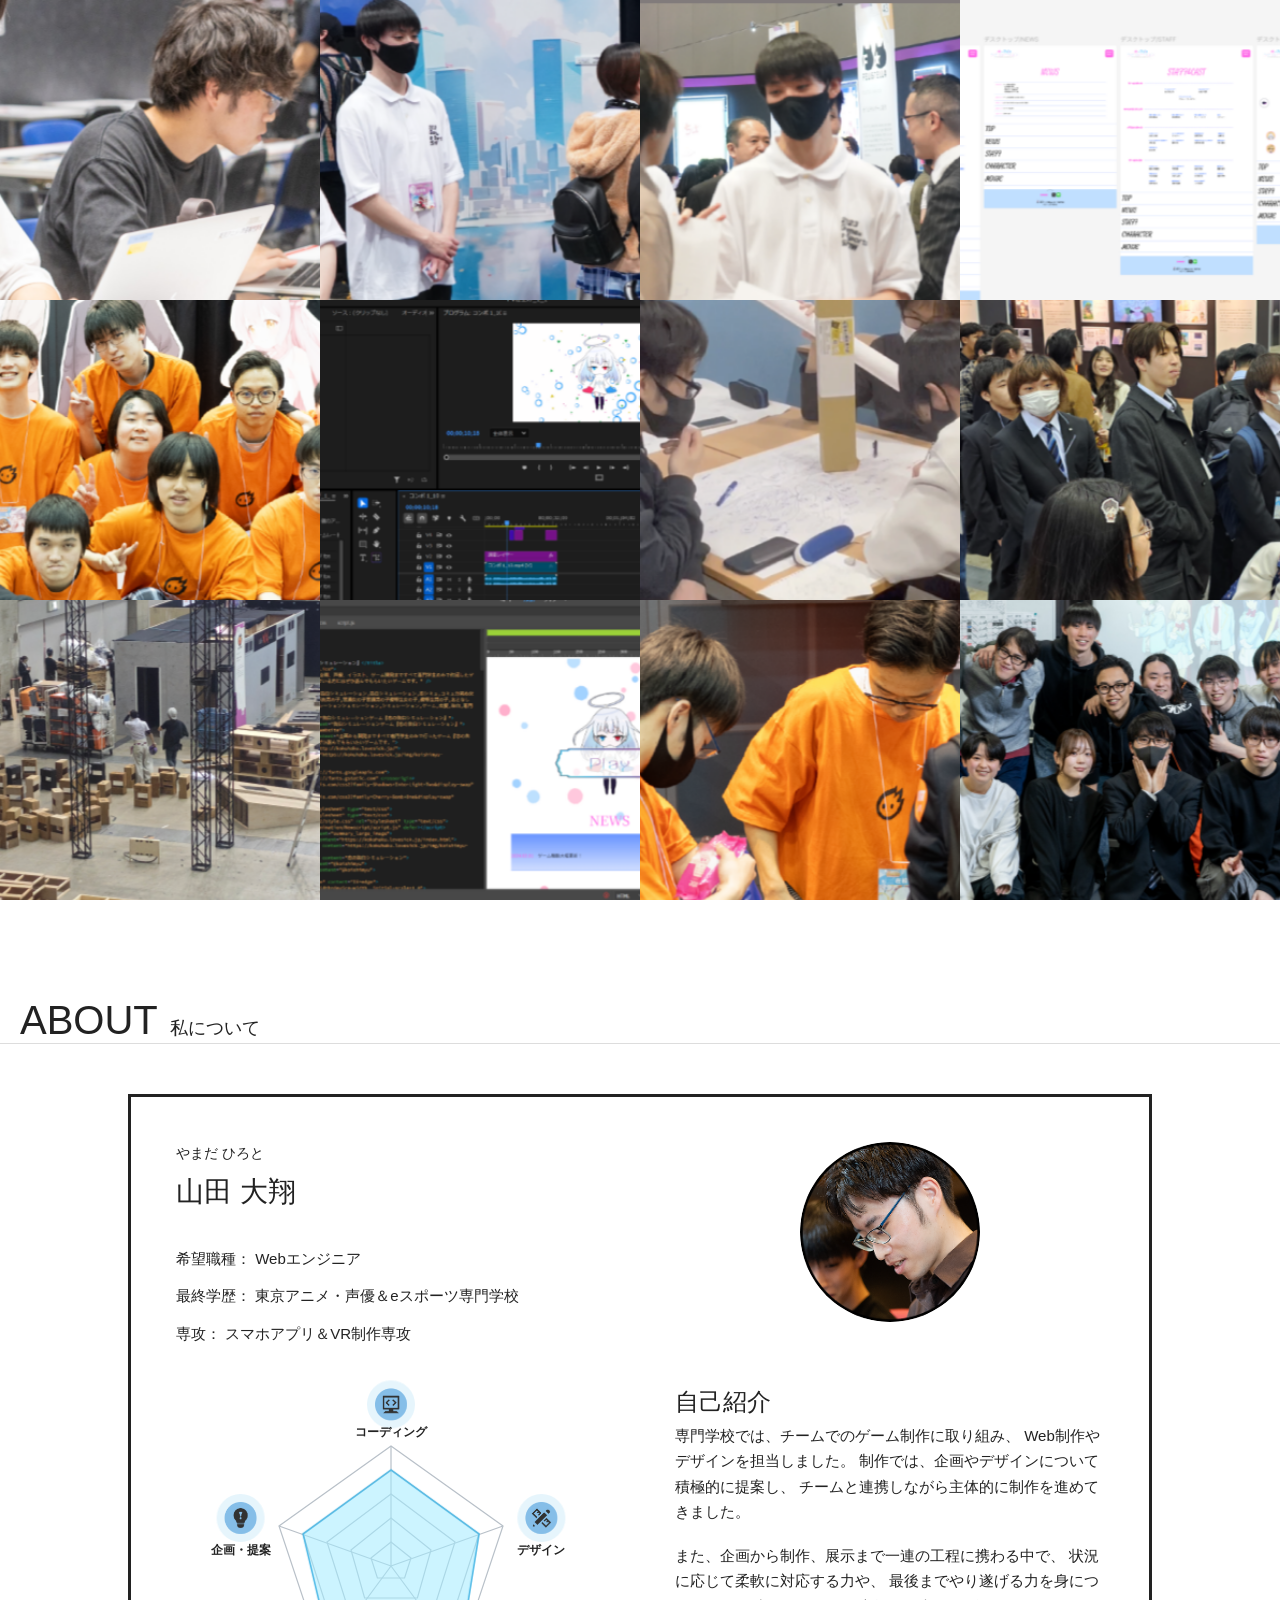
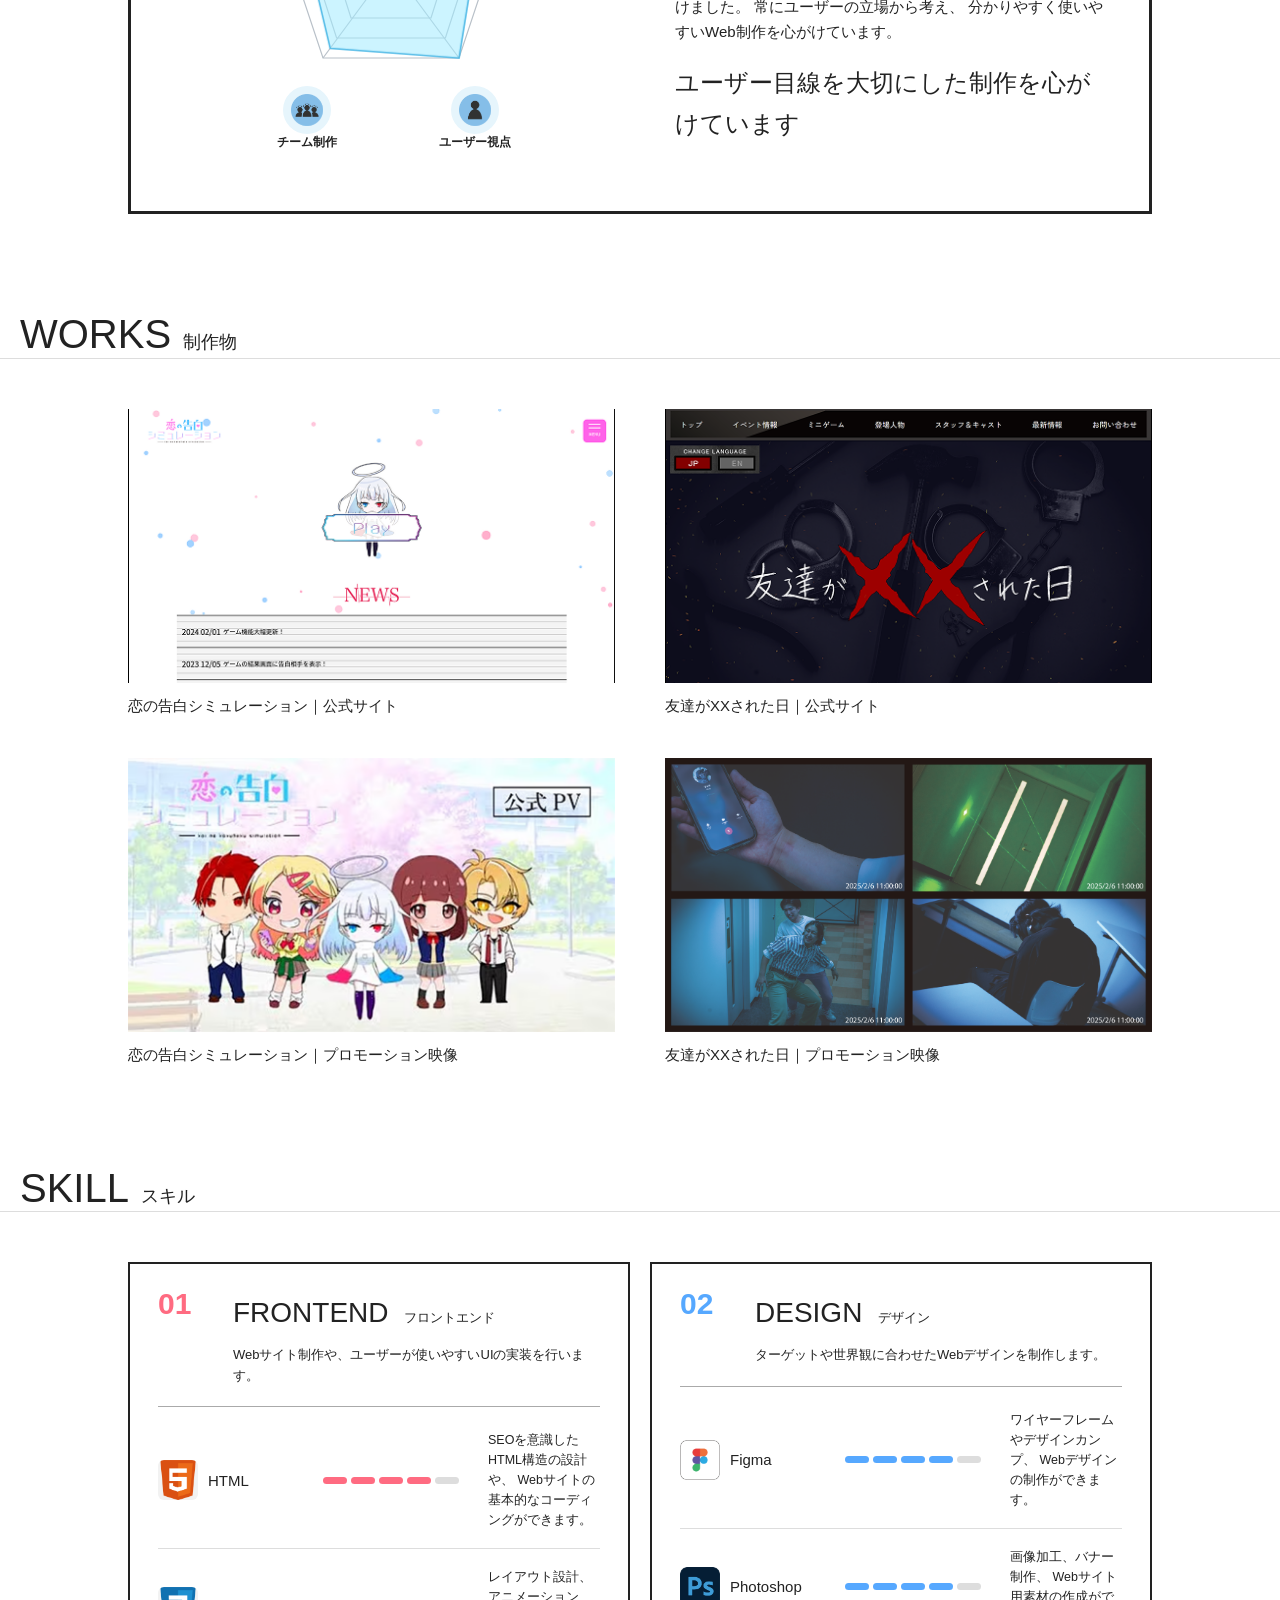
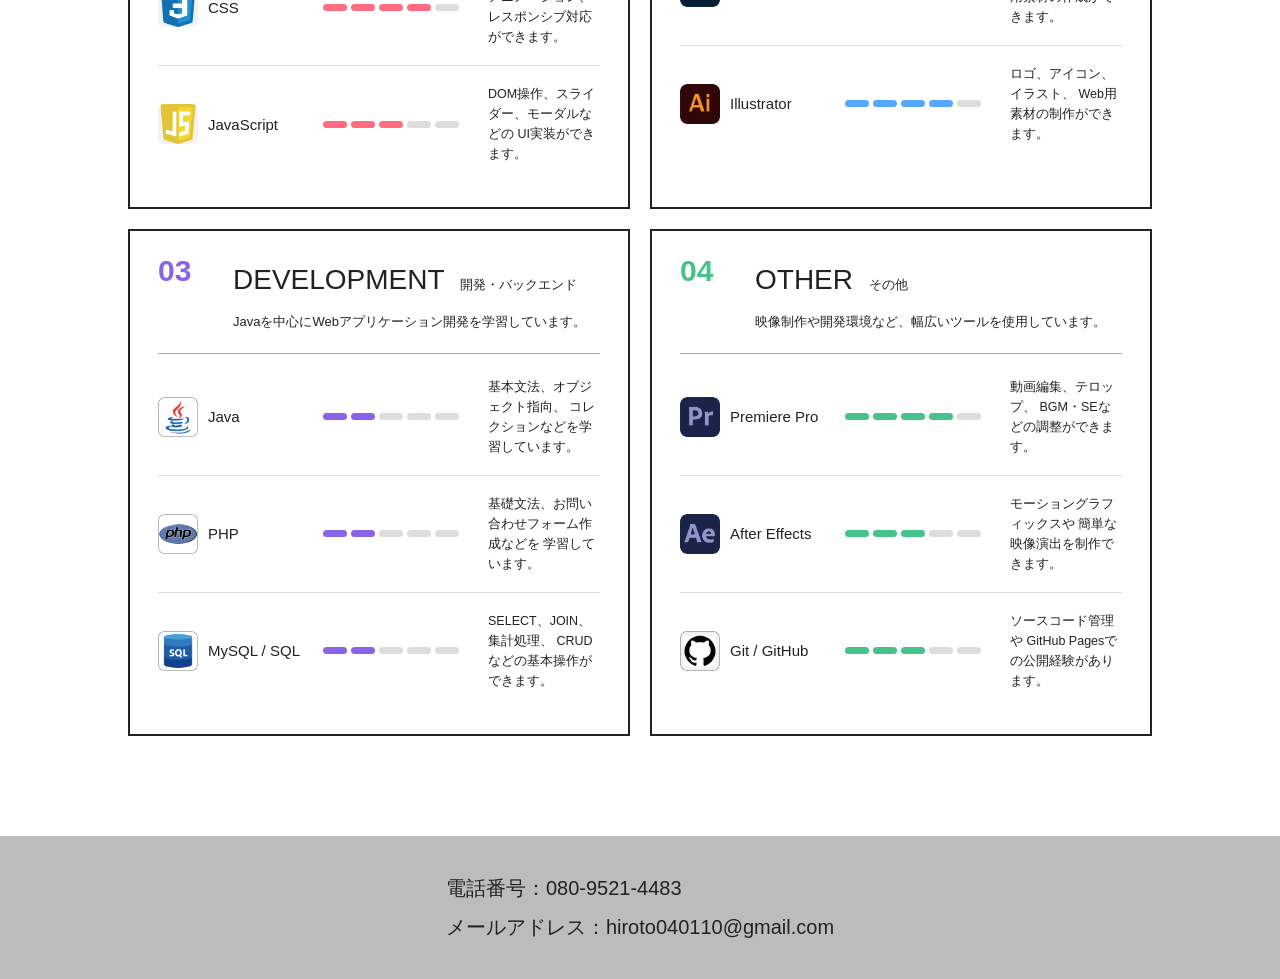
<file: index.html>
<!doctype html>
<html lang="ja">

<head>
  <meta charset="utf-8">
  <meta name="viewport" content="width=device-width, initial-scale=1.0">

  <title>Hiroto's Portfolio</title>

  <link rel="stylesheet" href="css/system.css">
  <link rel="stylesheet" href="css/index.css">
</head>

<body>

<header>

  <p class="logo">
    Hiroto,s Portfolio
  </p>

  <ul class="nav">

    <li class="nav-item">
      <a href="#home">
        <p class="main-text">HOME</p>
        <p class="sub-text">ホーム</p>
      </a>
    </li>

    <li class="nav-item">
      <a href="#about">
        <p class="main-text">ABOUT</p>
        <p class="sub-text">私について</p>
      </a>
    </li>

    <li class="nav-item">
      <a href="#work">
        <p class="main-text">WORKS</p>
        <p class="sub-text">制作物</p>
      </a>
    </li>

    <li class="nav-item">
      <a href="#skill">
        <p class="main-text">SKILLS</p>
        <p class="sub-text">スキル</p>
      </a>
    </li>

    <li class="nav-item">
      <a href="#footer">
        <p class="main-text">CONTACT</p>
        <p class="sub-text">コンタクト</p>
      </a>
    </li>

  </ul>

</header>

<!-- =========================
     OPENING
========================= -->

<div
  class="hero-opening"
  id="heroOpening"
>

  <div class="hero-collage">

    <img
      src="img/opening/open01.png"
      class="opening-photo opening-photo--01"
      alt=""
    >

    <img
      src="img/opening/open02.png"
      class="opening-photo opening-photo--02"
      alt=""
    >

    <img
      src="img/opening/open03.png"
      class="opening-photo opening-photo--03"
      alt=""
    >

    <img
      src="img/opening/open04.png"
      class="opening-photo opening-photo--04"
      alt=""
    >

    <img
      src="img/opening/open05.png"
      class="opening-photo opening-photo--05"
      alt=""
    >

    <img
      src="img/opening/open06.png"
      class="opening-photo opening-photo--06"
      alt=""
    >

    <img
      src="img/opening/open07.png"
      class="opening-photo opening-photo--07"
      alt=""
    >

    <img
      src="img/opening/open08.png"
      class="opening-photo opening-photo--08"
      alt=""
    >

    <img
      src="img/opening/open09.png"
      class="opening-photo opening-photo--09"
      alt=""
    >

    <img
      src="img/opening/open10.png"
      class="opening-photo opening-photo--10"
      alt=""
    >

    <img
      src="img/opening/open11.png"
      class="opening-photo opening-photo--11"
      alt=""
    >

    <img
      src="img/opening/open12.png"
      class="opening-photo opening-photo--12"
      alt=""
    >

  </div>

</div>


<!-- =========================
     WHITE OUT
========================= -->

<div
  class="hero-white"
  id="heroWhite"
></div>

<!-- =========================
     HERO
========================= -->

<section class="hero" id="home">

  <div
    class="hero-final"
    id="heroFinal"
  >

    <img
      src="img/main.png"
      alt="ポートフォリオのメインビジュアル"
    >

  </div>

</section>


<!-- =========================
     ABOUT
========================= -->

<section class="about" id="about">

  <div class="section-title">

    <h2>ABOUT</h2>

    <p>
      私について
    </p>

  </div>


  <div class="about-card">


    <!-- =====================
         ABOUT LEFT
    ====================== -->

    <div class="about-left">


      <div class="about-name">

        <p class="name-kana">
          やまだ ひろと
        </p>

        <h3>
          山田 大翔
        </h3>

      </div>


      <div class="about-info">

        <p>
          <span>希望職種：</span>
          Webエンジニア
        </p>

        <p>
          <span>最終学歴：</span>
          東京アニメ・声優＆eスポーツ専門学校
        </p>

        <p>
          <span>専攻：</span>
          スマホアプリ＆VR制作専攻
        </p>

      </div>


      <!-- =====================
           RADAR GRAPH
      ====================== -->

      <div class="about-graph">


        <svg
          viewBox="0 0 500 500"
          class="radar-chart"
          xmlns="http://www.w3.org/2000/svg"
        >


          <!-- =====================
               5段階グラフ
          ====================== -->


          <!-- 5 -->

          <polygon
            class="grid-line"
            points="
              250,100
              390,200
              335,365
              165,365
              110,200
            "
          />


          <!-- 4 -->

          <polygon
            class="grid-line"
            points="
              250,130
              360,210
              318,340
              182,340
              140,210
            "
          />


          <!-- 3 -->

          <polygon
            class="grid-line"
            points="
              250,160
              330,220
              300,315
              200,315
              170,220
            "
          />


          <!-- 2 -->

          <polygon
            class="grid-line"
            points="
              250,190
              300,230
              283,290
              217,290
              200,230
            "
          />


          <!-- 1 -->

          <polygon
            class="grid-line"
            points="
              250,220
              275,240
              267,265
              233,265
              225,240
            "
          />


          <!-- =====================
               中央からの軸
          ====================== -->


          <line
            class="grid-line"
            x1="250"
            y1="250"
            x2="250"
            y2="100"
          />


          <line
            class="grid-line"
            x1="250"
            y1="250"
            x2="390"
            y2="200"
          />


          <line
            class="grid-line"
            x1="250"
            y1="250"
            x2="335"
            y2="365"
          />


          <line
            class="grid-line"
            x1="250"
            y1="250"
            x2="165"
            y2="365"
          />


          <line
            class="grid-line"
            x1="250"
            y1="250"
            x2="110"
            y2="200"
          />


          <!-- =====================
               青いスキル領域
          ====================== -->

          <polygon class="skill-area" 
            points="250,130
            360,210
            335,365
            174,353
            140,210"
          />


          <!-- =====================
               コーディング
          ====================== -->

          <circle
            class="graph-icon-bg"
            cx="250"
            cy="48"
            r="30"
          />

          <image
            href="img/icon/icon-code.png"
            x="230"
            y="28"
            width="40"
            height="40"
            class="graph-icon"
          />

          <text
            class="graph-label"
            x="250"
            y="88"
            text-anchor="middle"
          >
            コーディング
          </text>


          <!-- =====================
               デザイン
          ====================== -->

          <circle
            class="graph-icon-bg"
            cx="438"
            cy="190"
            r="30"
          />

          <image
            href="img/icon/icon-design.png"
            x="418"
            y="170"
            width="40"
            height="40"
            class="graph-icon"
          />

          <text
            class="graph-label"
            x="438"
            y="235"
            text-anchor="middle"
          >
            デザイン
          </text>


          <!-- =====================
               ユーザー視点
          ====================== -->

          <circle
            class="graph-icon-bg"
            cx="355"
            cy="430"
            r="30"
          />

          <image
            href="img/icon/icon-user.png"
            x="335"
            y="410"
            width="40"
            height="40"
            class="graph-icon"
          />

          <text
            class="graph-label"
            x="355"
            y="475"
            text-anchor="middle"
          >
            ユーザー視点
          </text>


          <!-- =====================
               チーム制作
          ====================== -->

          <circle
            class="graph-icon-bg"
            cx="145"
            cy="430"
            r="30"
          />

          <image
            href="img/icon/icon-team.png"
            x="125"
            y="410"
            width="40"
            height="40"
            class="graph-icon"
          />

          <text
            class="graph-label"
            x="145"
            y="475"
            text-anchor="middle"
          >
            チーム制作
          </text>


          <!-- =====================
               企画・提案
          ====================== -->

          <circle
            class="graph-icon-bg"
            cx="62"
            cy="190"
            r="30"
          />

          <image
            href="img/icon/icon-idea.png"
            x="42"
            y="170"
            width="40"
            height="40"
            class="graph-icon"
          />

          <text
            class="graph-label"
            x="62"
            y="235"
            text-anchor="middle"
          >
            企画・提案
          </text>


        </svg>

      </div>

    </div>



    <!-- =====================
         ABOUT RIGHT
    ====================== -->

    <div class="about-right">


      <div class="profile-image">

        <img
          src="img/icon.png"
          alt="山田大翔のプロフィール写真"
        >

      </div>


      <div class="about-text">

        <h3>
          自己紹介
        </h3>

        <p>
          専門学校では、チームでのゲーム制作に取り組み、
          Web制作やデザインを担当しました。
          制作では、企画やデザインについて積極的に提案し、
          チームと連携しながら主体的に制作を進めてきました。
        </p>
        
        <p>
          また、企画から制作、展示まで一連の工程に携わる中で、
          状況に応じて柔軟に対応する力や、
          最後までやり遂げる力を身につけました。
          常にユーザーの立場から考え、
          分かりやすく使いやすいWeb制作を心がけています。
        </p>
        
        <h3>
          ユーザー目線を大切にした制作を心がけています
        </h3>

      </div>

    </div>

  </div>

</section>


<!-- =========================
     WORKS
========================= -->

<section class="work" id="work">
  <div class="section-title">
    <h2>WORKS</h2>
    <p>
      制作物
    </p>
  </div>

  <ul class="work-list">
  <li class="work-item">
    <div class="work-thumb">
      <img
        src="img/work1.png"
        alt="恋の告白シミュレーション公式サイト"
      >

      <div class="work-overlay">
      <span class="overlay-line line01"></span>
      <span class="overlay-line line02"></span>
      <span class="overlay-line line03"></span>
      <span class="overlay-line line04"></span>
      <span class="overlay-line line05"></span>
      <span class="overlay-line line06"></span>
      <div class="work-actions">
        <a href="https://kokuhaku.lovesick.jp/" target="_blank" rel="noopener noreferrer" class="work-button">
          SITE
        </a>

        <a href="work-1.html" class="work-button">
          DETAIL
        </a>

      </div>
      </div>
    </div>
    <p>
      恋の告白シミュレーション｜公式サイト
    </p>
  </li>

  <li class="work-item">
  <div class="work-thumb">
    <img src="img/work2.png" alt="友達がXXされた日公式サイト">
    <div class="work-overlay">
      <span class="overlay-line line01"></span>
      <span class="overlay-line line02"></span>
      <span class="overlay-line line03"></span>
      <span class="overlay-line line04"></span>
      <span class="overlay-line line05"></span>
      <span class="overlay-line line06"></span>
      <div class="work-actions">
        <a href="https://yukai.secret.jp/" target="_blank" rel="noopener noreferrer" class="work-button">
          SITE
        </a>
        <a href="work-2.html" class="work-button">
          DETAIL
        </a>
      </div>
    </div>
  </div>
    <p>
      友達がXXされた日｜公式サイト
    </p>
  </li>

  <li class="work-item">
    <div class="work-thumb">
      <img
        src="img/movie/movie1-1.png"
        alt="恋の告白シミュレーションプロモーション映像"
      >

      <div class="work-overlay">
      <span class="overlay-line line01"></span>
      <span class="overlay-line line02"></span>
      <span class="overlay-line line03"></span>
      <span class="overlay-line line04"></span>
      <span class="overlay-line line05"></span>
      <span class="overlay-line line06"></span>
      <div class="work-actions">
        <a href="https://youtu.be/nzrWryeF6IQ?si=8rfh_LaSp8I49C8m" target="_blank" rel="noopener noreferrer" class="work-button">
          MOVIE
        </a>

        <a href="movie1.html" class="work-button">
          DETAIL
        </a>

      </div>
      </div>
    </div>
    <p>
      恋の告白シミュレーション｜プロモーション映像
    </p>
  </li>

  <li class="work-item">
    <div class="work-thumb">
      <img
        src="img/movie/movie2-1.png"
        alt="友達がXXされた日プロモーション映像"
      >

      <div class="work-overlay">
      <span class="overlay-line line01"></span>
      <span class="overlay-line line02"></span>
      <span class="overlay-line line03"></span>
      <span class="overlay-line line04"></span>
      <span class="overlay-line line05"></span>
      <span class="overlay-line line06"></span>
      <div class="work-actions">
        <a href="https://youtu.be/qt3vcAroB5A?si=tia7PSymQbqDQ-wl" target="_blank" rel="noopener noreferrer" class="work-button">
          MOVIE
        </a>

        <a href="movie2.html" class="work-button">
          DETAIL
        </a>

      </div>
      </div>
    </div>
    <p>
      友達がXXされた日｜プロモーション映像
    </p>
  </li>

</ul>
</section>


<!-- =========================
     SKILL
========================= -->

<section class="skill" id="skill">

  <div class="skill__inner">


    <div class="section-title">

      <h2>SKILL</h2>

      <p>
        スキル
      </p>

    </div>


    <div class="skill-grid">


      <!-- =====================
           FRONTEND
      ====================== -->

      <article class="skill-card skill-card--frontend">


        <div class="skill-card__head">

          <span class="skill-card__number">
            01
          </span>

          <div>

            <h3>
              FRONTEND
              <span>
                フロントエンド
              </span>
            </h3>

            <p>
              Webサイト制作や、ユーザーが使いやすいUIの実装を行います。
            </p>

          </div>

        </div>


        <div class="skill-list">


          <div class="skill-item">

            <div class="skill-item__name">

              <span class="skill-icon">
                <img src="img/icon/html.png" alt="">
              </span>

              <h4>
                HTML
              </h4>

            </div>


            <div class="skill-level">

              <span class="active"></span>
              <span class="active"></span>
              <span class="active"></span>
              <span class="active"></span>
              <span></span>

            </div>


            <p>
              SEOを意識したHTML構造の設計や、
              Webサイトの基本的なコーディングができます。
            </p>

          </div>


          <div class="skill-item">

            <div class="skill-item__name">

              <span class="skill-icon">
                <img src="img/icon/css.png" alt="">
              </span>

              <h4>
                CSS
              </h4>

            </div>


            <div class="skill-level">

              <span class="active"></span>
              <span class="active"></span>
              <span class="active"></span>
              <span class="active"></span>
              <span></span>

            </div>


            <p>
              レイアウト設計、アニメーション、
              レスポンシブ対応ができます。
            </p>

          </div>


          <div class="skill-item">

            <div class="skill-item__name">

              <span class="skill-icon">
                <img src="img/icon/js.png" alt="">
              </span>

              <h4>
                JavaScript
              </h4>

            </div>


            <div class="skill-level">

              <span class="active"></span>
              <span class="active"></span>
              <span class="active"></span>
              <span></span>
              <span></span>

            </div>


            <p>
              DOM操作、スライダー、モーダルなどの
              UI実装ができます。
            </p>

          </div>


        </div>

      </article>


      <!-- =====================
           DESIGN
      ====================== -->

      <article class="skill-card skill-card--design">


        <div class="skill-card__head">

          <span class="skill-card__number">
            02
          </span>

          <div>

            <h3>
              DESIGN
              <span>
                デザイン
              </span>
            </h3>

            <p>
              ターゲットや世界観に合わせたWebデザインを制作します。
            </p>

          </div>

        </div>


        <div class="skill-list">


          <div class="skill-item">

            <div class="skill-item__name">

              <span class="skill-icon">
                <img src="img/icon/figma.png" alt="">
              </span>

              <h4>
                Figma
              </h4>

            </div>


            <div class="skill-level">

              <span class="active"></span>
              <span class="active"></span>
              <span class="active"></span>
              <span class="active"></span>
              <span></span>

            </div>


            <p>
              ワイヤーフレームやデザインカンプ、
              Webデザインの制作ができます。
            </p>

          </div>


          <div class="skill-item">

            <div class="skill-item__name">

              <span class="skill-icon">
                <img src="img/icon/ps.png" alt="">
              </span>

              <h4>
                Photoshop
              </h4>

            </div>


            <div class="skill-level">

              <span class="active"></span>
              <span class="active"></span>
              <span class="active"></span>
              <span class="active"></span>
              <span></span>

            </div>


            <p>
              画像加工、バナー制作、
              Webサイト用素材の作成ができます。
            </p>

          </div>


          <div class="skill-item">

            <div class="skill-item__name">

              <span class="skill-icon">
                <img src="img/icon/ai.png" alt="">
              </span>

              <h4>
                Illustrator
              </h4>

            </div>


            <div class="skill-level">

              <span class="active"></span>
              <span class="active"></span>
              <span class="active"></span>
              <span class="active"></span>
              <span></span>

            </div>


            <p>
              ロゴ、アイコン、イラスト、
              Web用素材の制作ができます。
            </p>

          </div>


        </div>

      </article>


      <!-- =====================
           DEVELOPMENT
      ====================== -->

      <article class="skill-card skill-card--development">


        <div class="skill-card__head">

          <span class="skill-card__number">
            03
          </span>

          <div>

            <h3>
              DEVELOPMENT
              <span>
                開発・バックエンド
              </span>
            </h3>

            <p>
              Javaを中心にWebアプリケーション開発を学習しています。
            </p>

          </div>

        </div>


        <div class="skill-list">


          <div class="skill-item">

            <div class="skill-item__name">

              <span class="skill-icon">
                <img src="img/icon/java.png" alt="">
              </span>

              <h4>
                Java
              </h4>

            </div>


            <div class="skill-level">

              <span class="active"></span>
              <span class="active"></span>
              <span></span>
              <span></span>
              <span></span>

            </div>


            <p>
              基本文法、オブジェクト指向、
              コレクションなどを学習しています。
            </p>

          </div>


          <div class="skill-item">

            <div class="skill-item__name">

              <span class="skill-icon">
                <img src="img/icon/php.png" alt="">
              </span>

              <h4>
                PHP
              </h4>

            </div>


            <div class="skill-level">

              <span class="active"></span>
              <span class="active"></span>
              <span></span>
              <span></span>
              <span></span>

            </div>


            <p>
              基礎文法、お問い合わせフォーム作成などを
              学習しています。
            </p>

          </div>


          <div class="skill-item">

            <div class="skill-item__name">

              <span class="skill-icon">
                <img src="img/icon/sql.png" alt="">
              </span>

              <h4>
                MySQL / SQL
              </h4>

            </div>


            <div class="skill-level">

              <span class="active"></span>
              <span class="active"></span>
              <span></span>
              <span></span>
              <span></span>

            </div>


            <p>
              SELECT、JOIN、集計処理、
              CRUDなどの基本操作ができます。
            </p>

          </div>


        </div>

      </article>


      <!-- =====================
           OTHER
      ====================== -->

      <article class="skill-card skill-card--other">


        <div class="skill-card__head">

          <span class="skill-card__number">
            04
          </span>

          <div>

            <h3>
              OTHER
              <span>
                その他
              </span>
            </h3>

            <p>
              映像制作や開発環境など、幅広いツールを使用しています。
            </p>

          </div>

        </div>


        <div class="skill-list">


          <div class="skill-item">

            <div class="skill-item__name">

              <span class="skill-icon">
                <img src="img/icon/pr.png" alt="">
              </span>

              <h4>
                Premiere Pro
              </h4>

            </div>


            <div class="skill-level">

              <span class="active"></span>
              <span class="active"></span>
              <span class="active"></span>
              <span class="active"></span>
              <span></span>

            </div>


            <p>
              動画編集、テロップ、
              BGM・SEなどの調整ができます。
            </p>

          </div>


          <div class="skill-item">

            <div class="skill-item__name">

              <span class="skill-icon">
                <img src="img/icon/ae.png" alt="">
              </span>

              <h4>
                After Effects
              </h4>

            </div>


            <div class="skill-level">

              <span class="active"></span>
              <span class="active"></span>
              <span class="active"></span>
              <span></span>
              <span></span>

            </div>


            <p>
              モーショングラフィックスや
              簡単な映像演出を制作できます。
            </p>

          </div>


          <div class="skill-item">

            <div class="skill-item__name">

              <span class="skill-icon">
                <img src="img/icon/git.png" alt="">
              </span>

              <h4>
                Git / GitHub
              </h4>

            </div>


            <div class="skill-level">

              <span class="active"></span>
              <span class="active"></span>
              <span class="active"></span>
              <span></span>
              <span></span>

            </div>


            <p>
              ソースコード管理や
              GitHub Pagesでの公開経験があります。
            </p>

          </div>


        </div>

      </article>


    </div>

  </div>

</section>

<footer id="footer">
  <div class="contact">
    <p class="tell">電話番号：080-9521-4483</p>
    <p class="mail">メールアドレス：hiroto040110@gmail.com</p>
  </div>
</footer>


<script src="js/graph.js"></script>
<script src="js/heroOpening.js"></script>
<script>
  if (
    new URLSearchParams(window.location.search)
      .get("skipOpening") === "1"
  ) {
    document.documentElement.classList.add(
      "skip-opening"
    );
  }
</script>

</body>
</html>
</file>
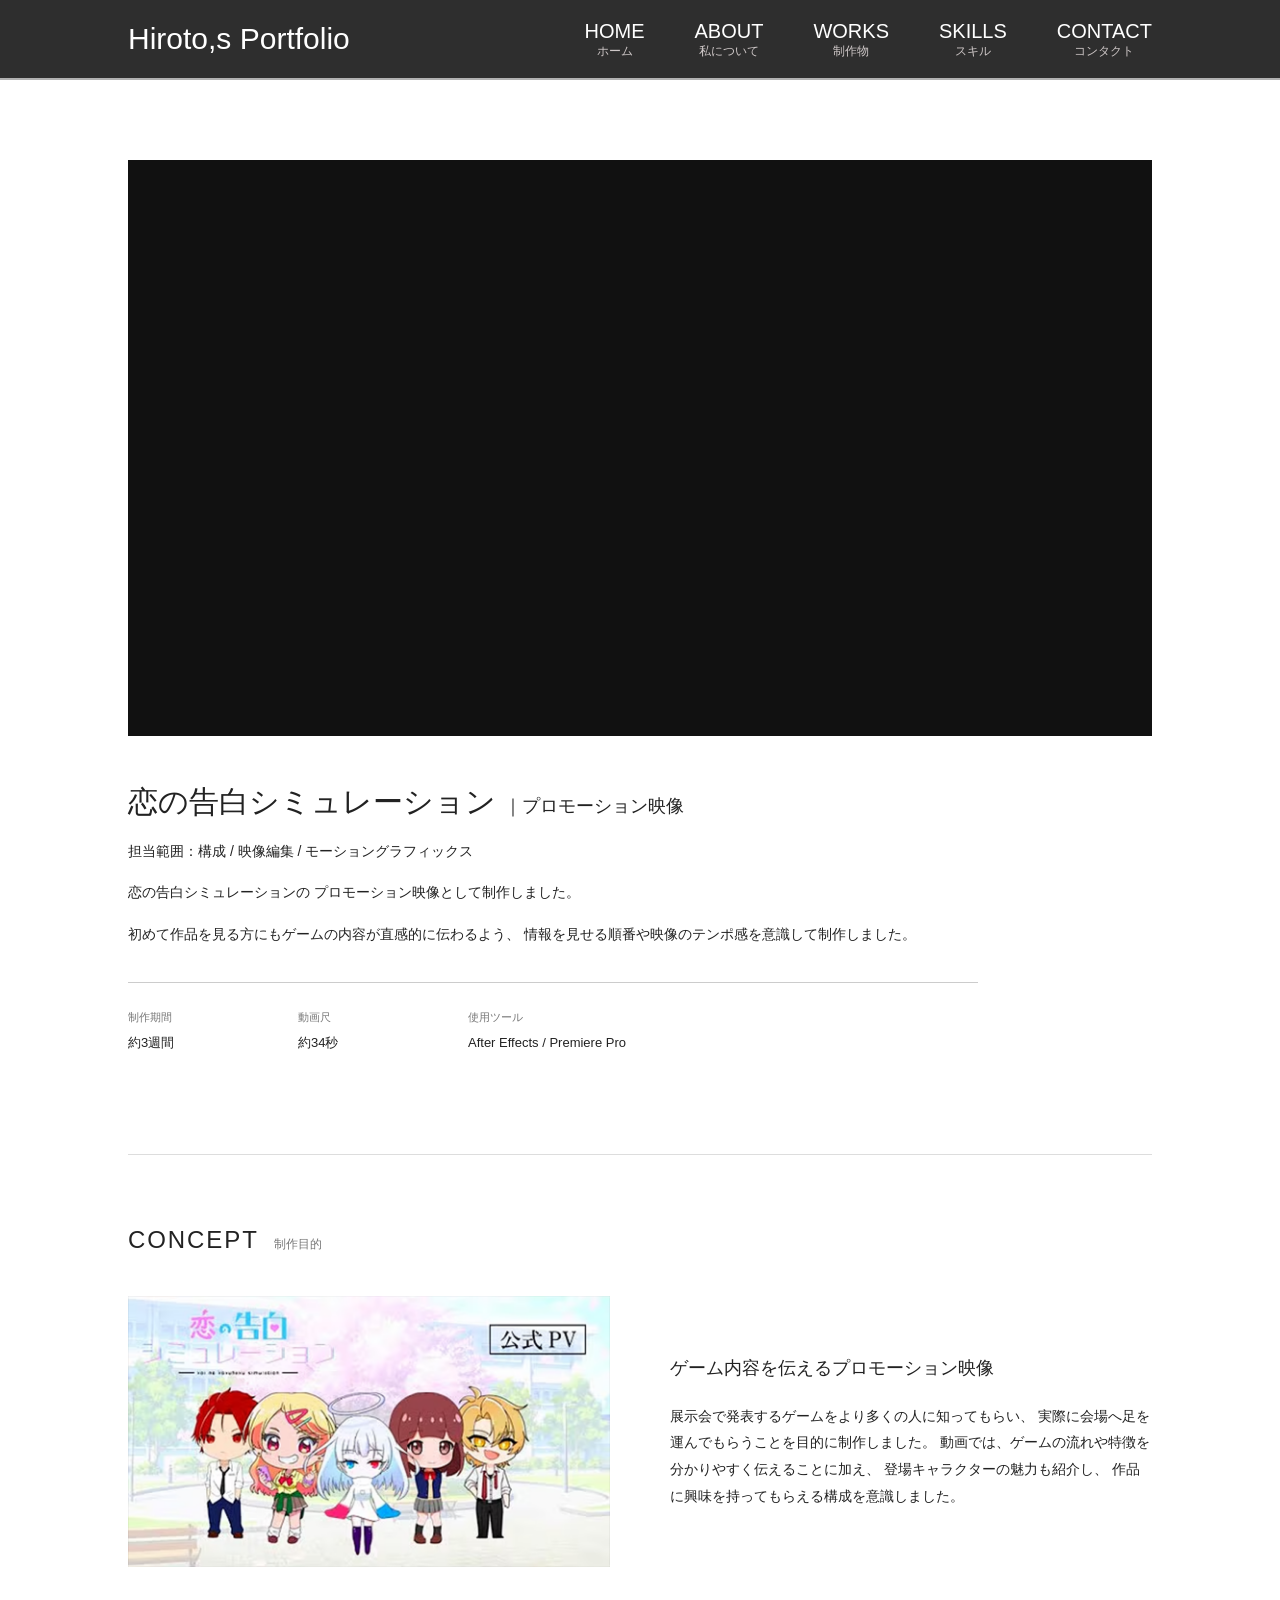
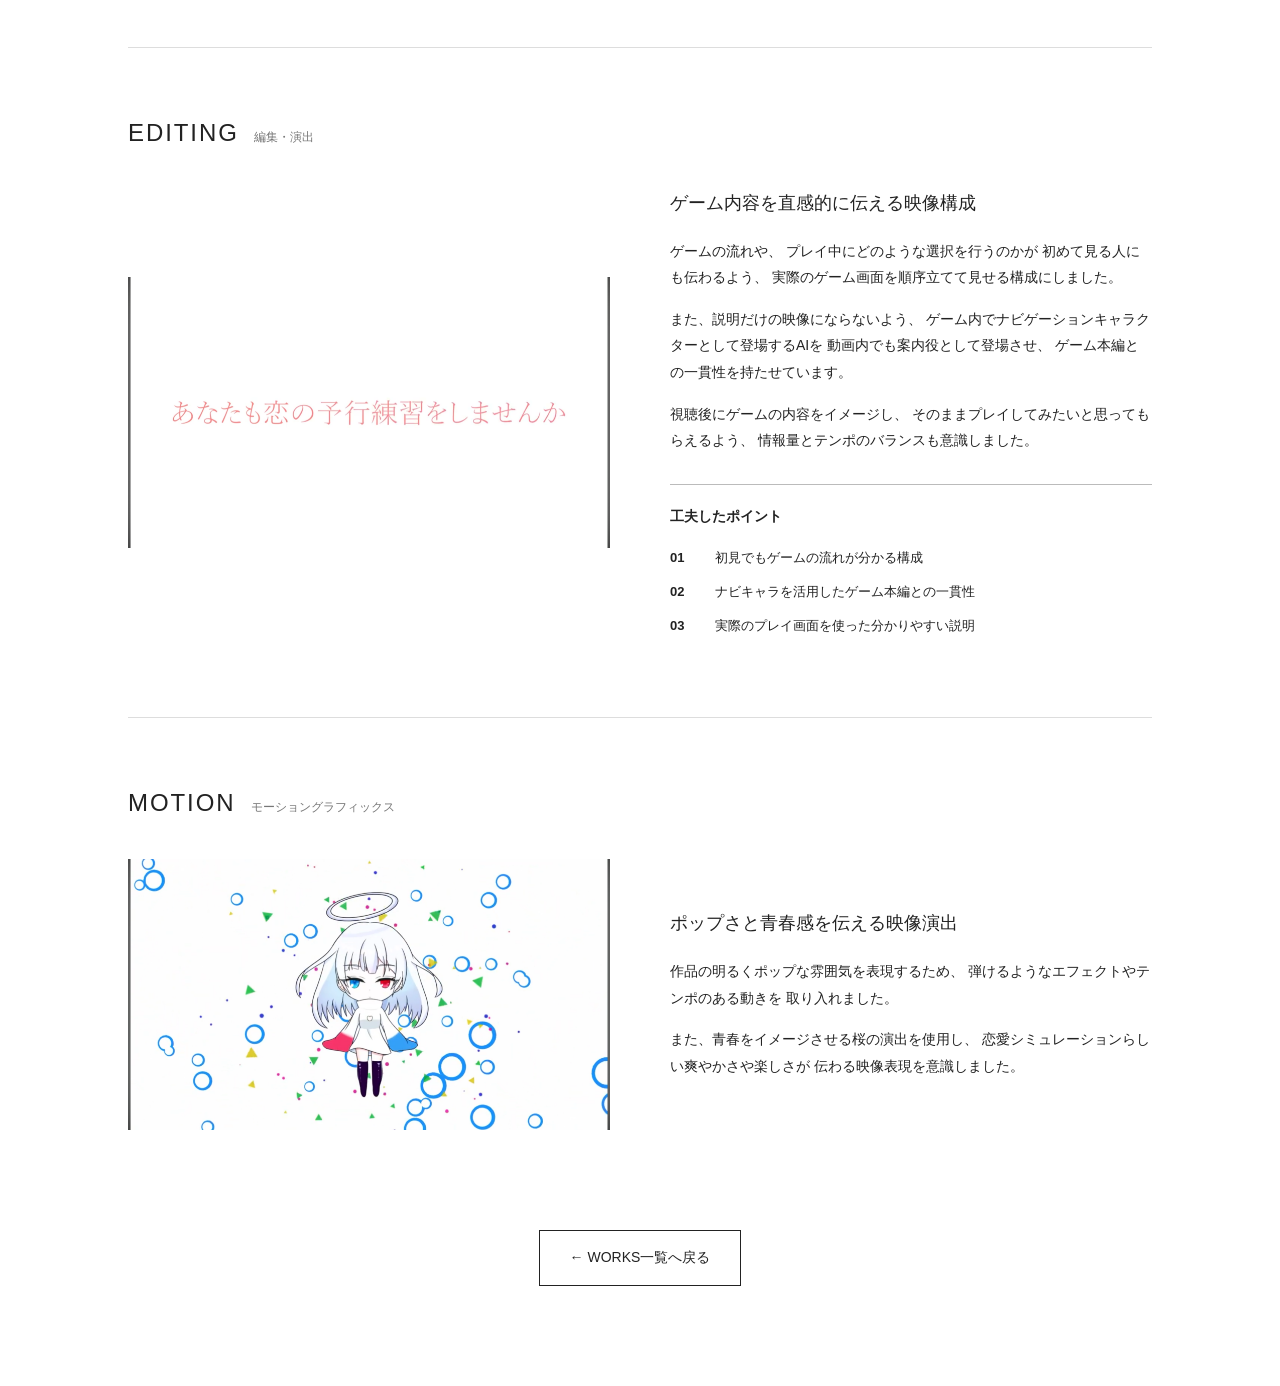
<file: movie1.html>
<!doctype html>
<html lang="ja">

<head>
  <meta charset="utf-8">
  <meta name="viewport" content="width=device-width, initial-scale=1.0">

  <title>恋の告白シミュレーション プロモーション映像｜WORKS</title>

  <link rel="stylesheet" href="css/system.css">
  <link rel="stylesheet" href="css/movie.css">
</head>

<body>


  <!-- ==================================================
       HEADER
  ================================================== -->

  <header>

  <p class="logo">
    Hiroto,s Portfolio
  </p>

  <ul class="nav">

    <li class="nav-item">
      <a href="index.html?skipOpening=1#home">
        <p class="main-text">HOME</p>
        <p class="sub-text">ホーム</p>
      </a>
    </li>

    <li class="nav-item">
      <a href="index.html?skipOpening=1#about">
        <p class="main-text">ABOUT</p>
        <p class="sub-text">私について</p>
      </a>
    </li>

    <li class="nav-item">
      <a href="index.html?skipOpening=1#work">
        <p class="main-text">WORKS</p>
        <p class="sub-text">制作物</p>
      </a>
    </li>

    <li class="nav-item">
      <a href="index.html?skipOpening=1#skill">
        <p class="main-text">SKILLS</p>
        <p class="sub-text">スキル</p>
      </a>
    </li>

    <li class="nav-item">
      <a href="index.html?skipOpening=1#footer">
        <p class="main-text">CONTACT</p>
        <p class="sub-text">コンタクト</p>
      </a>
    </li>

  </ul>

</header>


  <!-- ==================================================
       MAIN
  ================================================== -->

  <main class="movie-detail">


    <!-- ==================================================
         HERO
    ================================================== -->

    <section class="movie-hero">

      <div class="youtube-wrap">

        <iframe
          src="https://www.youtube.com/embed/nzrWryeF6IQ?si=afYkiidhXJbElqxV"
          title="恋の告白シミュレーション プロモーション映像"
          allow="accelerometer; autoplay; clipboard-write; encrypted-media; gyroscope; picture-in-picture; web-share"
          referrerpolicy="strict-origin-when-cross-origin"
          allowfullscreen
        ></iframe>

      </div>


      <div class="movie-hero__text">

        <h1>
          恋の告白シミュレーション
          <span>｜プロモーション映像</span>
        </h1>

        <p class="movie-role">
          担当範囲：構成 / 映像編集 / モーショングラフィックス
        </p>

        <p>
          恋の告白シミュレーションの
          プロモーション映像として制作しました。
        </p>

        <p>
          初めて作品を見る方にもゲームの内容が直感的に伝わるよう、
          情報を見せる順番や映像のテンポ感を意識して制作しました。
        </p>


        <div class="movie-info">

          <dl>
            <dt>制作期間</dt>
            <dd>約3週間</dd>
          </dl>

          <dl>
            <dt>動画尺</dt>
            <dd>約34秒</dd>
          </dl>

          <dl>
            <dt>使用ツール</dt>
            <dd>After Effects / Premiere Pro</dd>
          </dl>

        </div>

      </div>

    </section>


    <!-- ==================================================
         CONCEPT
    ================================================== -->

    <section class="movie-section">

      <div class="movie-section-title">

        <h2>CONCEPT</h2>

        <p>
          制作目的
        </p>

      </div>


      <div class="movie-section-content">

        <div class="movie-image">

          <img
            src="img/movie/movie1-1.png"
            alt="恋の告白シミュレーション プロモーション映像の制作目的"
          >

        </div>


        <div class="movie-text">

          <h3>
            ゲーム内容を伝えるプロモーション映像
          </h3>

          <p>
            展示会で発表するゲームをより多くの人に知ってもらい、
            実際に会場へ足を運んでもらうことを目的に制作しました。
            動画では、ゲームの流れや特徴を分かりやすく伝えることに加え、
            登場キャラクターの魅力も紹介し、
            作品に興味を持ってもらえる構成を意識しました。
          </p>

        </div>

      </div>

    </section>


    <!-- ==================================================
         EDITING
    ================================================== -->

    <section class="movie-section">

      <div class="movie-section-title">

        <h2>EDITING</h2>

        <p>
          編集・演出
        </p>

      </div>


      <div class="movie-section-content">

        <div class="movie-image">

          <img
            src="img/movie/movie1-2.png"
            alt="ゲーム内容を直感的に伝える映像構成"
          >

        </div>


        <div class="movie-text">

          <h3>
            ゲーム内容を直感的に伝える映像構成
          </h3>

          <p>
            ゲームの流れや、
            プレイ中にどのような選択を行うのかが
            初めて見る人にも伝わるよう、
            実際のゲーム画面を順序立てて見せる構成にしました。
          </p>

          <p>
            また、説明だけの映像にならないよう、
            ゲーム内でナビゲーションキャラクターとして登場するAIを
            動画内でも案内役として登場させ、
            ゲーム本編との一貫性を持たせています。
          </p>

          <p>
            視聴後にゲームの内容をイメージし、
            そのままプレイしてみたいと思ってもらえるよう、
            情報量とテンポのバランスも意識しました。
          </p>


          <div class="movie-point">

            <h4>
              工夫したポイント
            </h4>

            <ul>

              <li>
                <span>01</span>
                初見でもゲームの流れが分かる構成
              </li>

              <li>
                <span>02</span>
                ナビキャラを活用したゲーム本編との一貫性
              </li>

              <li>
                <span>03</span>
                実際のプレイ画面を使った分かりやすい説明
              </li>

            </ul>

          </div>

        </div>

      </div>

    </section>


    <!-- ==================================================
         MOTION
    ================================================== -->

    <section class="movie-section">

      <div class="movie-section-title">

        <h2>MOTION</h2>

        <p>
          モーショングラフィックス
        </p>

      </div>


      <div class="movie-section-content">

        <div class="movie-image">

          <img
            src="img/movie/movie1-3.png"
            alt="ポップさと青春感を伝えるモーション演出"
          >

        </div>


        <div class="movie-text">

          <h3>
            ポップさと青春感を伝える映像演出
          </h3>

          <p>
            作品の明るくポップな雰囲気を表現するため、
            弾けるようなエフェクトやテンポのある動きを
            取り入れました。
          </p>

          <p>
            また、青春をイメージさせる桜の演出を使用し、
            恋愛シミュレーションらしい爽やかさや楽しさが
            伝わる映像表現を意識しました。
          </p>

        </div>

      </div>

    </section>


    <!-- ==================================================
         BACK
    ================================================== -->

    <div class="back-button">

      <a href="index.html#work">
        ← WORKS一覧へ戻る
      </a>

    </div>


  </main>

</body>

</html>
</file>
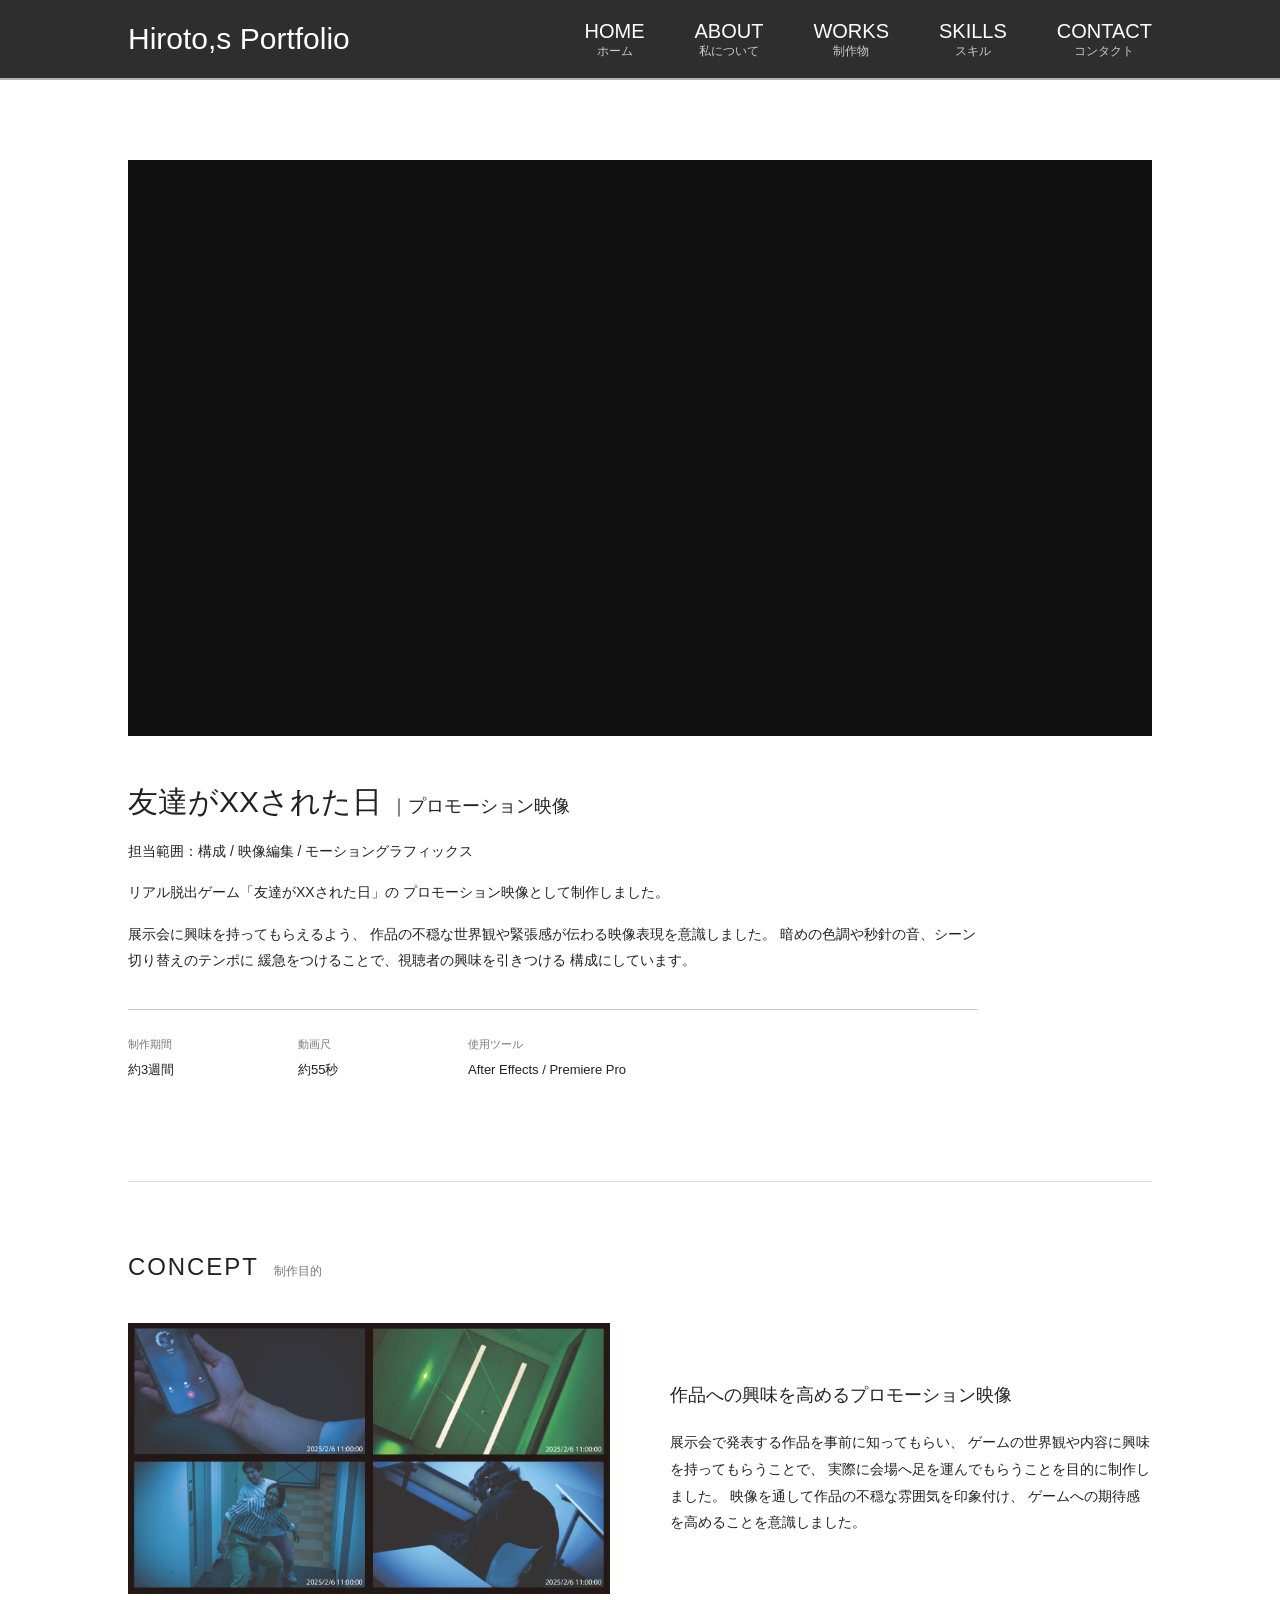
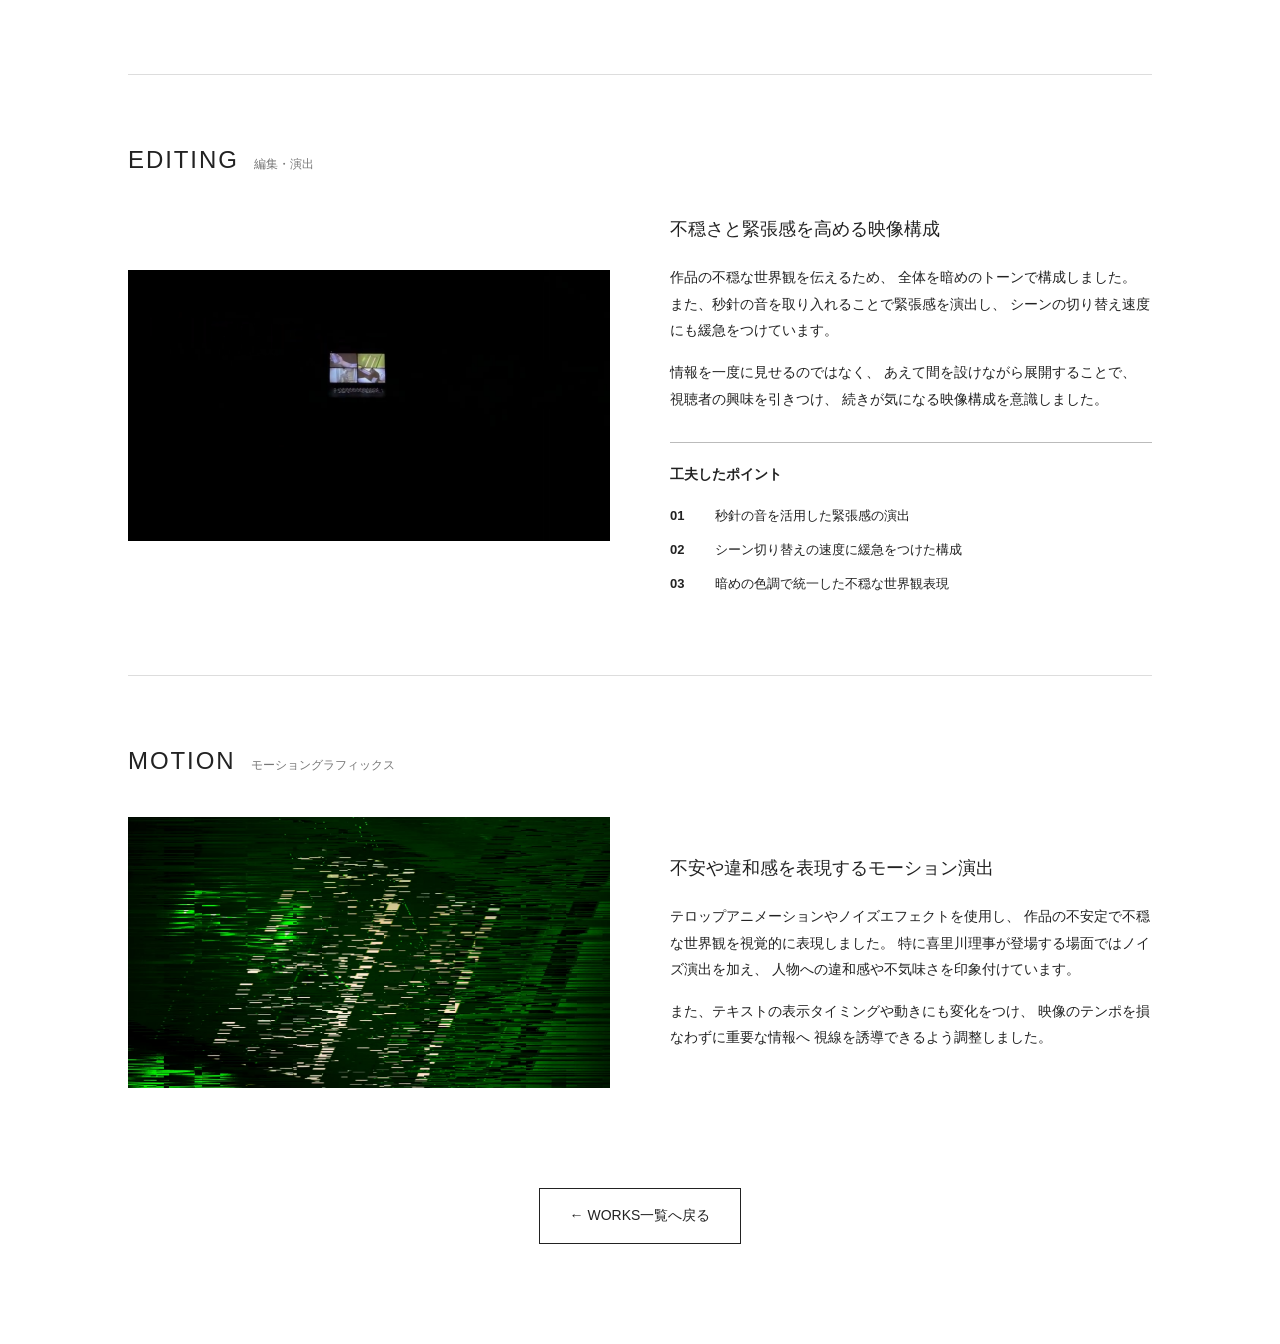
<file: movie2.html>
<!doctype html>
<html lang="ja">

<head>
  <meta charset="utf-8">
  <meta name="viewport" content="width=device-width, initial-scale=1.0">

  <title>友達がXXされた日 プロモーション映像｜WORKS</title>

  <link rel="stylesheet" href="css/system.css">
  <link rel="stylesheet" href="css/movie.css">
</head>

<body>


  <!-- ==================================================
       HEADER
  ================================================== -->

  <header>

    <p class="logo">
      Hiroto,s Portfolio
    </p>

    <ul class="nav">

      <li class="nav-item">
        <a href="index.html">
          <p class="main-text">HOME</p>
          <p class="sub-text">ホーム</p>
        </a>
      </li>

      <li class="nav-item">
        <a href="index.html#about">
          <p class="main-text">ABOUT</p>
          <p class="sub-text">私について</p>
        </a>
      </li>

      <li class="nav-item">
        <a href="index.html#work">
          <p class="main-text">WORKS</p>
          <p class="sub-text">制作物</p>
        </a>
      </li>

      <li class="nav-item">
        <a href="index.html#skill">
          <p class="main-text">SKILLS</p>
          <p class="sub-text">スキル</p>
        </a>
      </li>

      <li class="nav-item">
        <a href="index.html#footer">
          <p class="main-text">CONTACT</p>
          <p class="sub-text">コンタクト</p>
        </a>
      </li>

    </ul>

  </header>


  <!-- ==================================================
       MAIN
  ================================================== -->

  <main class="movie-detail">


    <!-- ==================================================
         HERO
    ================================================== -->

    <section class="movie-hero">

      <div class="youtube-wrap">

        <iframe
          src="https://www.youtube.com/embed/qt3vcAroB5A?si=PitBUE5PqoLk6S-W"
          title="友達がXXされた日 プロモーション映像"
          allow="accelerometer; autoplay; clipboard-write; encrypted-media; gyroscope; picture-in-picture; web-share"
          referrerpolicy="strict-origin-when-cross-origin"
          allowfullscreen
        ></iframe>

      </div>


      <div class="movie-hero__text">

        <h1>
          友達がXXされた日
          <span>｜プロモーション映像</span>
        </h1>

        <p class="movie-role">
          担当範囲：構成 / 映像編集 / モーショングラフィックス
        </p>

        <p>
          リアル脱出ゲーム「友達がXXされた日」の
          プロモーション映像として制作しました。
        </p>

        <p>
          展示会に興味を持ってもらえるよう、
          作品の不穏な世界観や緊張感が伝わる映像表現を意識しました。
          暗めの色調や秒針の音、シーン切り替えのテンポに
          緩急をつけることで、視聴者の興味を引きつける
          構成にしています。
        </p>


        <div class="movie-info">

          <dl>
            <dt>制作期間</dt>
            <dd>約3週間</dd>
          </dl>

          <dl>
            <dt>動画尺</dt>
            <dd>約55秒</dd>
          </dl>

          <dl>
            <dt>使用ツール</dt>
            <dd>After Effects / Premiere Pro</dd>
          </dl>

        </div>

      </div>

    </section>


    <!-- ==================================================
         CONCEPT
    ================================================== -->

    <section class="movie-section">

      <div class="movie-section-title">

        <h2>CONCEPT</h2>

        <p>
          制作目的
        </p>

      </div>


      <div class="movie-section-content">

        <div class="movie-image">

          <img
            src="img/movie/movie2-1.png"
            alt="友達がXXされた日 プロモーション映像の制作目的"
          >

        </div>


        <div class="movie-text">

          <h3>
            作品への興味を高めるプロモーション映像
          </h3>

          <p>
            展示会で発表する作品を事前に知ってもらい、
            ゲームの世界観や内容に興味を持ってもらうことで、
            実際に会場へ足を運んでもらうことを目的に制作しました。
            映像を通して作品の不穏な雰囲気を印象付け、
            ゲームへの期待感を高めることを意識しました。
          </p>

        </div>

      </div>

    </section>


    <!-- ==================================================
         EDITING
    ================================================== -->

    <section class="movie-section">

      <div class="movie-section-title">

        <h2>EDITING</h2>

        <p>
          編集・演出
        </p>

      </div>


      <div class="movie-section-content">

        <div class="movie-image">

          <img
            src="img/movie/movie2-2.png"
            alt="不穏さと緊張感を表現した編集演出"
          >

        </div>


        <div class="movie-text">

          <h3>
            不穏さと緊張感を高める映像構成
          </h3>

          <p>
            作品の不穏な世界観を伝えるため、
            全体を暗めのトーンで構成しました。
            また、秒針の音を取り入れることで緊張感を演出し、
            シーンの切り替え速度にも緩急をつけています。
          </p>

          <p>
            情報を一度に見せるのではなく、
            あえて間を設けながら展開することで、
            視聴者の興味を引きつけ、
            続きが気になる映像構成を意識しました。
          </p>


          <div class="movie-point">

            <h4>
              工夫したポイント
            </h4>

            <ul>

              <li>
                <span>01</span>
                秒針の音を活用した緊張感の演出
              </li>

              <li>
                <span>02</span>
                シーン切り替えの速度に緩急をつけた構成
              </li>

              <li>
                <span>03</span>
                暗めの色調で統一した不穏な世界観表現
              </li>

            </ul>

          </div>

        </div>

      </div>

    </section>


    <!-- ==================================================
         MOTION
    ================================================== -->

    <section class="movie-section">

      <div class="movie-section-title">

        <h2>MOTION</h2>

        <p>
          モーショングラフィックス
        </p>

      </div>


      <div class="movie-section-content">

        <div class="movie-image">

          <img
            src="img/movie/movie2-3.png"
            alt="ノイズエフェクトやテロップアニメーション"
          >

        </div>


        <div class="movie-text">

          <h3>
            不安や違和感を表現するモーション演出
          </h3>

          <p>
            テロップアニメーションやノイズエフェクトを使用し、
            作品の不安定で不穏な世界観を視覚的に表現しました。
            特に喜里川理事が登場する場面ではノイズ演出を加え、
            人物への違和感や不気味さを印象付けています。
          </p>

          <p>
            また、テキストの表示タイミングや動きにも変化をつけ、
            映像のテンポを損なわずに重要な情報へ
            視線を誘導できるよう調整しました。
          </p>

        </div>

      </div>

    </section>


    <!-- ==================================================
         BACK
    ================================================== -->

    <div class="back-button">

      <a href="index.html#work">
        ← WORKS一覧へ戻る
      </a>

    </div>


  </main>

</body>

</html>
</file>
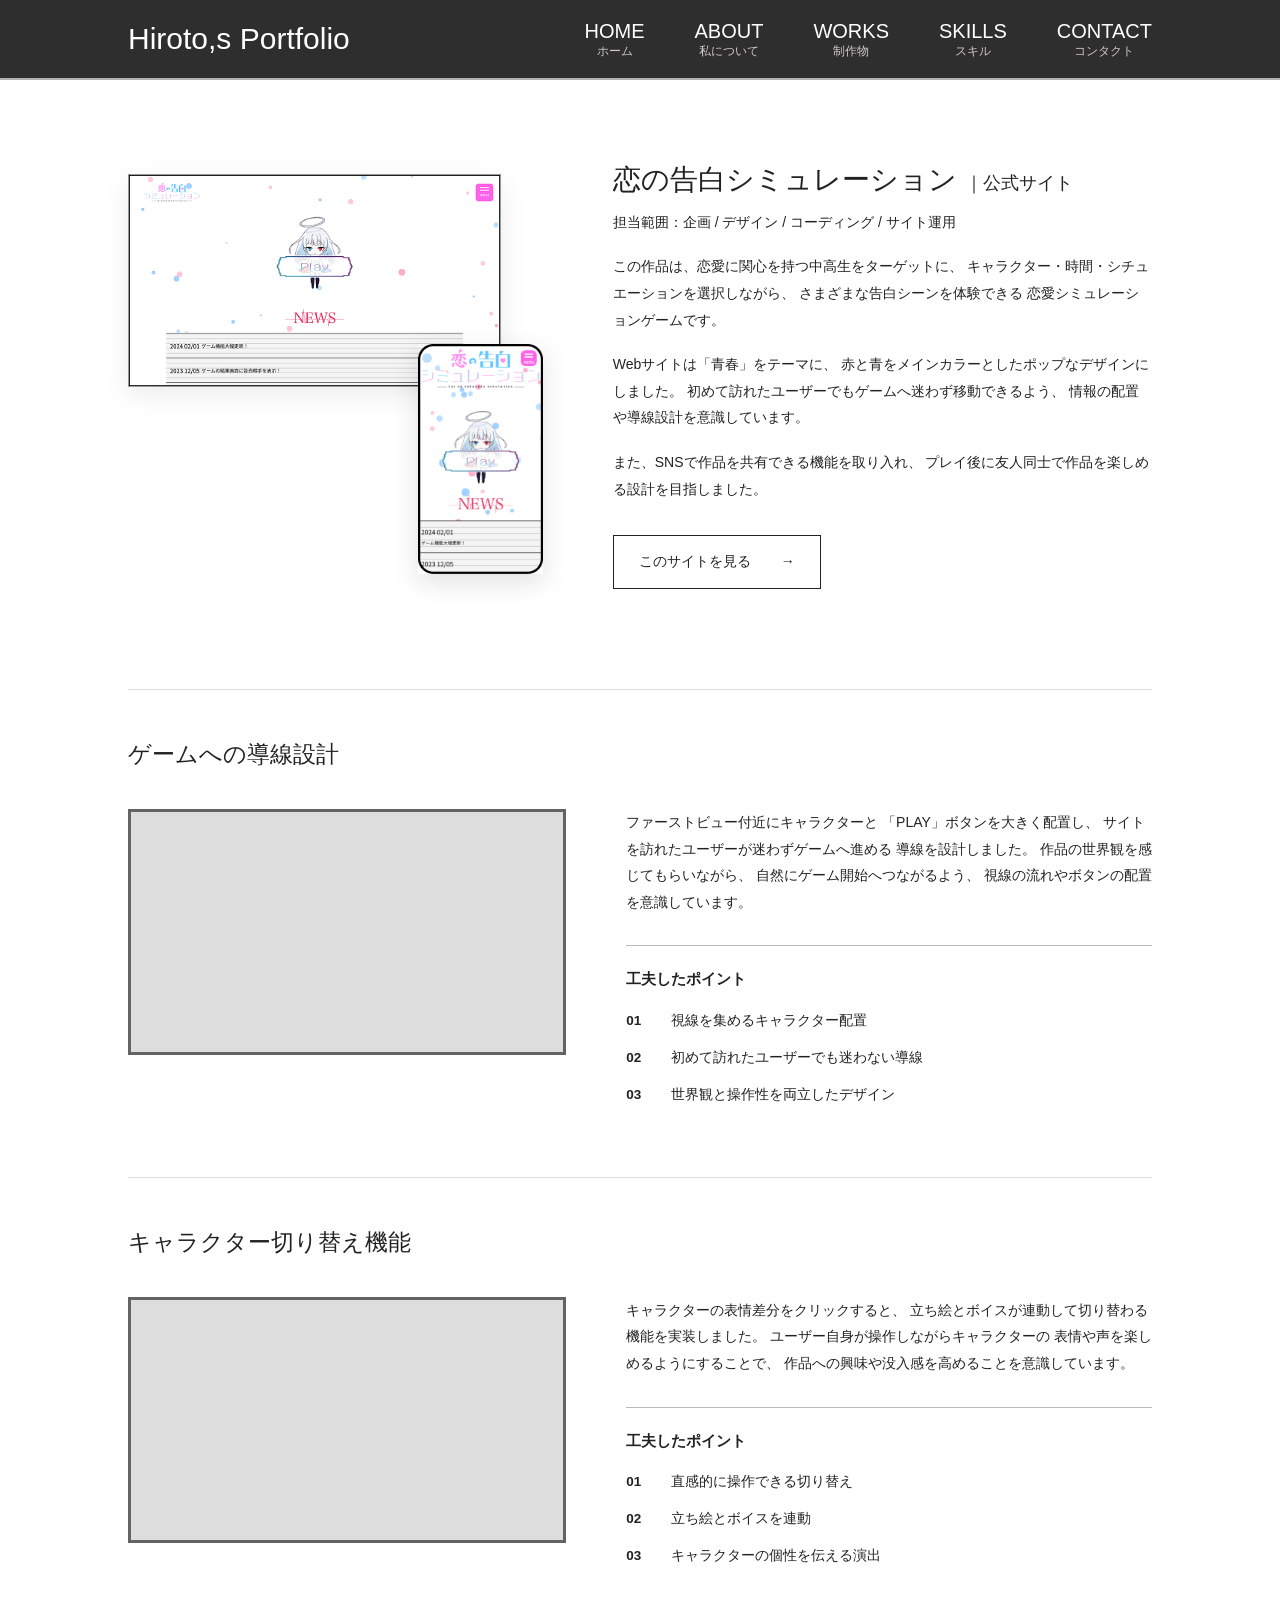
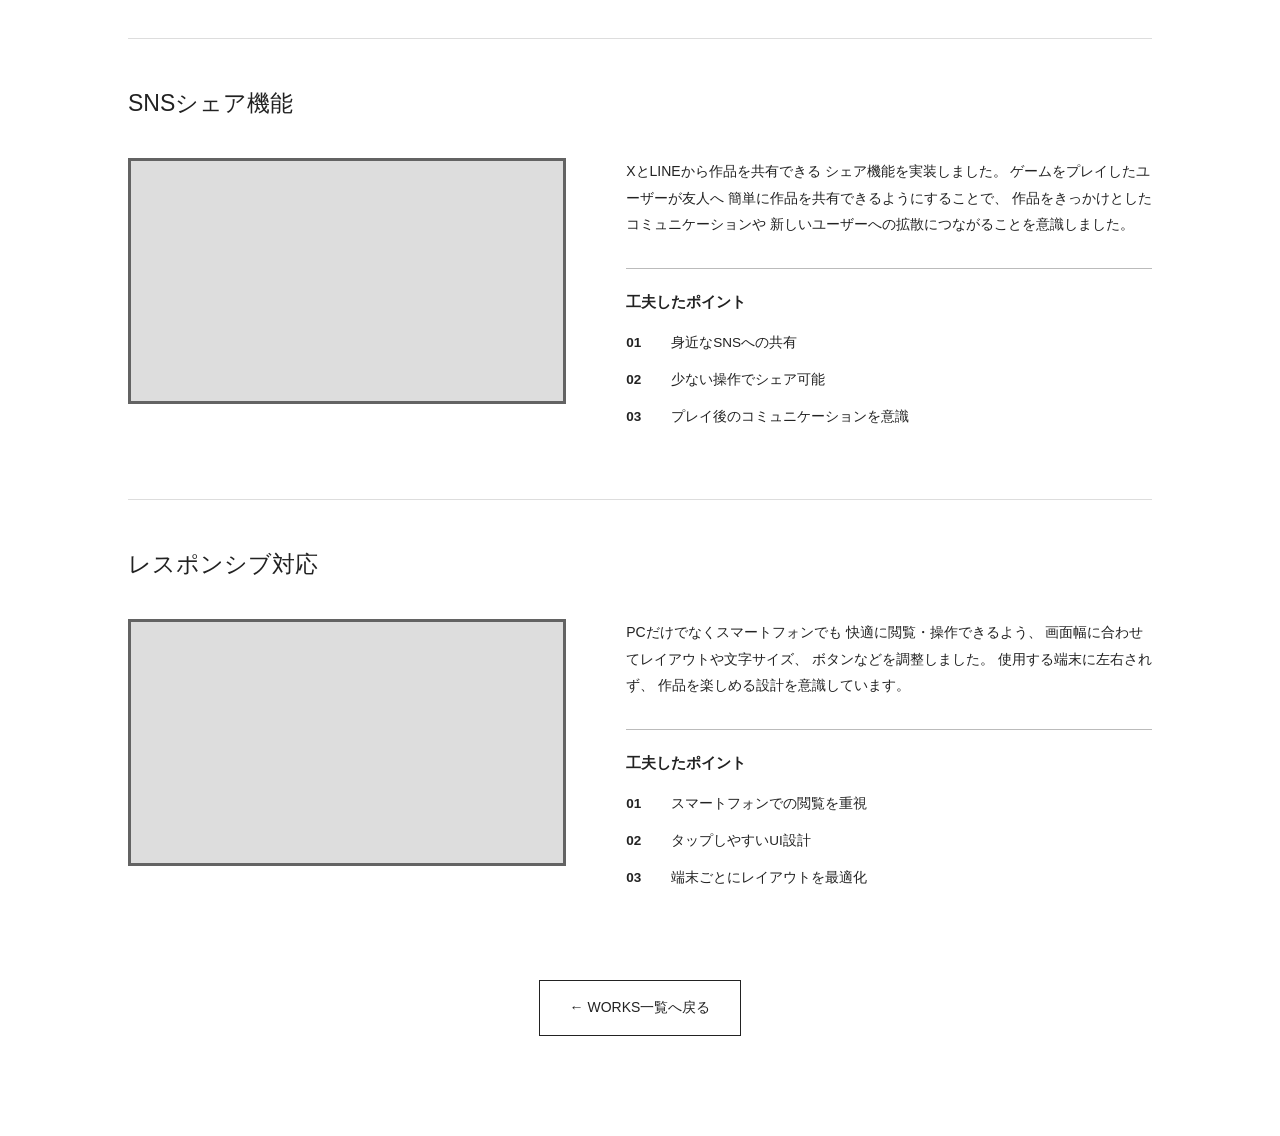
<file: work-1.html>
<!doctype html>
<html lang="ja">

<head>
  <meta charset="utf-8">
  <meta name="viewport" content="width=device-width, initial-scale=1.0">

  <title>恋の告白シミュレーション｜WORKS</title>

  <link rel="stylesheet" href="css/system.css">
  <link rel="stylesheet" href="css/work.css">
</head>

<body>

<header>

  <p class="logo">
    Hiroto,s Portfolio
  </p>

  <ul class="nav">

    <li class="nav-item">
      <a href="index.html?skipOpening=1#home">
        <p class="main-text">HOME</p>
        <p class="sub-text">ホーム</p>
      </a>
    </li>

    <li class="nav-item">
      <a href="index.html?skipOpening=1#about">
        <p class="main-text">ABOUT</p>
        <p class="sub-text">私について</p>
      </a>
    </li>

    <li class="nav-item">
      <a href="index.html?skipOpening=1#work">
        <p class="main-text">WORKS</p>
        <p class="sub-text">制作物</p>
      </a>
    </li>

    <li class="nav-item">
      <a href="index.html?skipOpening=1#skill">
        <p class="main-text">SKILLS</p>
        <p class="sub-text">スキル</p>
      </a>
    </li>

    <li class="nav-item">
      <a href="index.html?skipOpening=1#footer">
        <p class="main-text">CONTACT</p>
        <p class="sub-text">コンタクト</p>
      </a>
    </li>

  </ul>

</header>


<main class="work-detail">


  <!-- ========================
       HERO
  ========================= -->

  <section class="work-hero">

    <div class="work-hero__visual">

      <img
        src="img/work1.png"
        class="work-pc"
        alt="恋の告白シミュレーション PC画面"
      >

      <img
        src="img/work-phon1.png"
        class="work-sp"
        alt="恋の告白シミュレーション スマートフォン画面"
      >

    </div>


    <div class="work-hero__text">

      <h1>
        恋の告白シミュレーション
        <span>｜公式サイト</span>
      </h1>

      <p class="work-role">
        担当範囲：企画 / デザイン / コーディング / サイト運用
      </p>

      <p>
        この作品は、恋愛に関心を持つ中高生をターゲットに、
        キャラクター・時間・シチュエーションを選択しながら、
        さまざまな告白シーンを体験できる
        恋愛シミュレーションゲームです。
      </p>

      <p>
        Webサイトは「青春」をテーマに、
        赤と青をメインカラーとしたポップなデザインにしました。
        初めて訪れたユーザーでもゲームへ迷わず移動できるよう、
        情報の配置や導線設計を意識しています。
      </p>

      <p>
        また、SNSで作品を共有できる機能を取り入れ、
        プレイ後に友人同士で作品を楽しめる設計を目指しました。
      </p>

      <a
        href="https://kokuhaku.lovesick.jp/"
        target="_blank"
        rel="noopener noreferrer"
        class="site-button"
      >
        このサイトを見る
        <span>→</span>
      </a>

    </div>

  </section>


  <!-- ========================
       FEATURE 01
  ========================= -->

  <section class="feature">

    <h2>ゲームへの導線設計</h2>

    <div class="feature-content">

      <div class="feature-video">

        <video
          src="mp.4/work1.mp4"
          autoplay
          muted
          loop
          playsinline
        ></video>

      </div>


      <div class="feature-text">

        <p class="feature-description">
          ファーストビュー付近にキャラクターと
          「PLAY」ボタンを大きく配置し、
          サイトを訪れたユーザーが迷わずゲームへ進める
          導線を設計しました。
          作品の世界観を感じてもらいながら、
          自然にゲーム開始へつながるよう、
          視線の流れやボタンの配置を意識しています。
        </p>


        <div class="feature-point">

          <h3>工夫したポイント</h3>

          <ul>

            <li>
              <span>01</span>
              視線を集めるキャラクター配置
            </li>

            <li>
              <span>02</span>
              初めて訪れたユーザーでも迷わない導線
            </li>

            <li>
              <span>03</span>
              世界観と操作性を両立したデザイン
            </li>

          </ul>

        </div>

      </div>

    </div>

  </section>


  <!-- ========================
       FEATURE 02
  ========================= -->

  <section class="feature">

    <h2>キャラクター切り替え機能</h2>

    <div class="feature-content">

      <div class="feature-video">

        <video
          src="mp.4/work2.mp4"
          autoplay
          muted
          loop
          playsinline
        ></video>

      </div>


      <div class="feature-text">

        <p class="feature-description">
          キャラクターの表情差分をクリックすると、
          立ち絵とボイスが連動して切り替わる機能を実装しました。
          ユーザー自身が操作しながらキャラクターの
          表情や声を楽しめるようにすることで、
          作品への興味や没入感を高めることを意識しています。
        </p>


        <div class="feature-point">

          <h3>工夫したポイント</h3>

          <ul>

            <li>
              <span>01</span>
              直感的に操作できる切り替え
            </li>

            <li>
              <span>02</span>
              立ち絵とボイスを連動
            </li>

            <li>
              <span>03</span>
              キャラクターの個性を伝える演出
            </li>

          </ul>

        </div>

      </div>

    </div>

  </section>


  <!-- ========================
       FEATURE 03
  ========================= -->

  <section class="feature">

    <h2>SNSシェア機能</h2>

    <div class="feature-content">

      <div class="feature-video">

        <video
          src="mp.4/work3.mp4"
          autoplay
          muted
          loop
          playsinline
        ></video>

      </div>


      <div class="feature-text">

        <p class="feature-description">
          XとLINEから作品を共有できる
          シェア機能を実装しました。
          ゲームをプレイしたユーザーが友人へ
          簡単に作品を共有できるようにすることで、
          作品をきっかけとしたコミュニケーションや
          新しいユーザーへの拡散につながることを意識しました。
        </p>


        <div class="feature-point">

          <h3>工夫したポイント</h3>

          <ul>

            <li>
              <span>01</span>
              身近なSNSへの共有
            </li>

            <li>
              <span>02</span>
              少ない操作でシェア可能
            </li>

            <li>
              <span>03</span>
              プレイ後のコミュニケーションを意識
            </li>

          </ul>

        </div>

      </div>

    </div>

  </section>


  <!-- ========================
       FEATURE 04
  ========================= -->

  <section class="feature">

    <h2>レスポンシブ対応</h2>

    <div class="feature-content">

      <div class="feature-video">

        <video
          src="mp.4/work4.mp4"
          autoplay
          muted
          loop
          playsinline
        ></video>

      </div>


      <div class="feature-text">

        <p class="feature-description">
          PCだけでなくスマートフォンでも
          快適に閲覧・操作できるよう、
          画面幅に合わせてレイアウトや文字サイズ、
          ボタンなどを調整しました。
          使用する端末に左右されず、
          作品を楽しめる設計を意識しています。
        </p>


        <div class="feature-point">

          <h3>工夫したポイント</h3>

          <ul>

            <li>
              <span>01</span>
              スマートフォンでの閲覧を重視
            </li>

            <li>
              <span>02</span>
              タップしやすいUI設計
            </li>

            <li>
              <span>03</span>
              端末ごとにレイアウトを最適化
            </li>

          </ul>

        </div>

      </div>

    </div>

  </section>


  <!-- ========================
       BACK
  ========================= -->

  <div class="back-button">

    <a href="index.html#work">
      ← WORKS一覧へ戻る
    </a>

  </div>


</main>

</body>
</html>
</file>
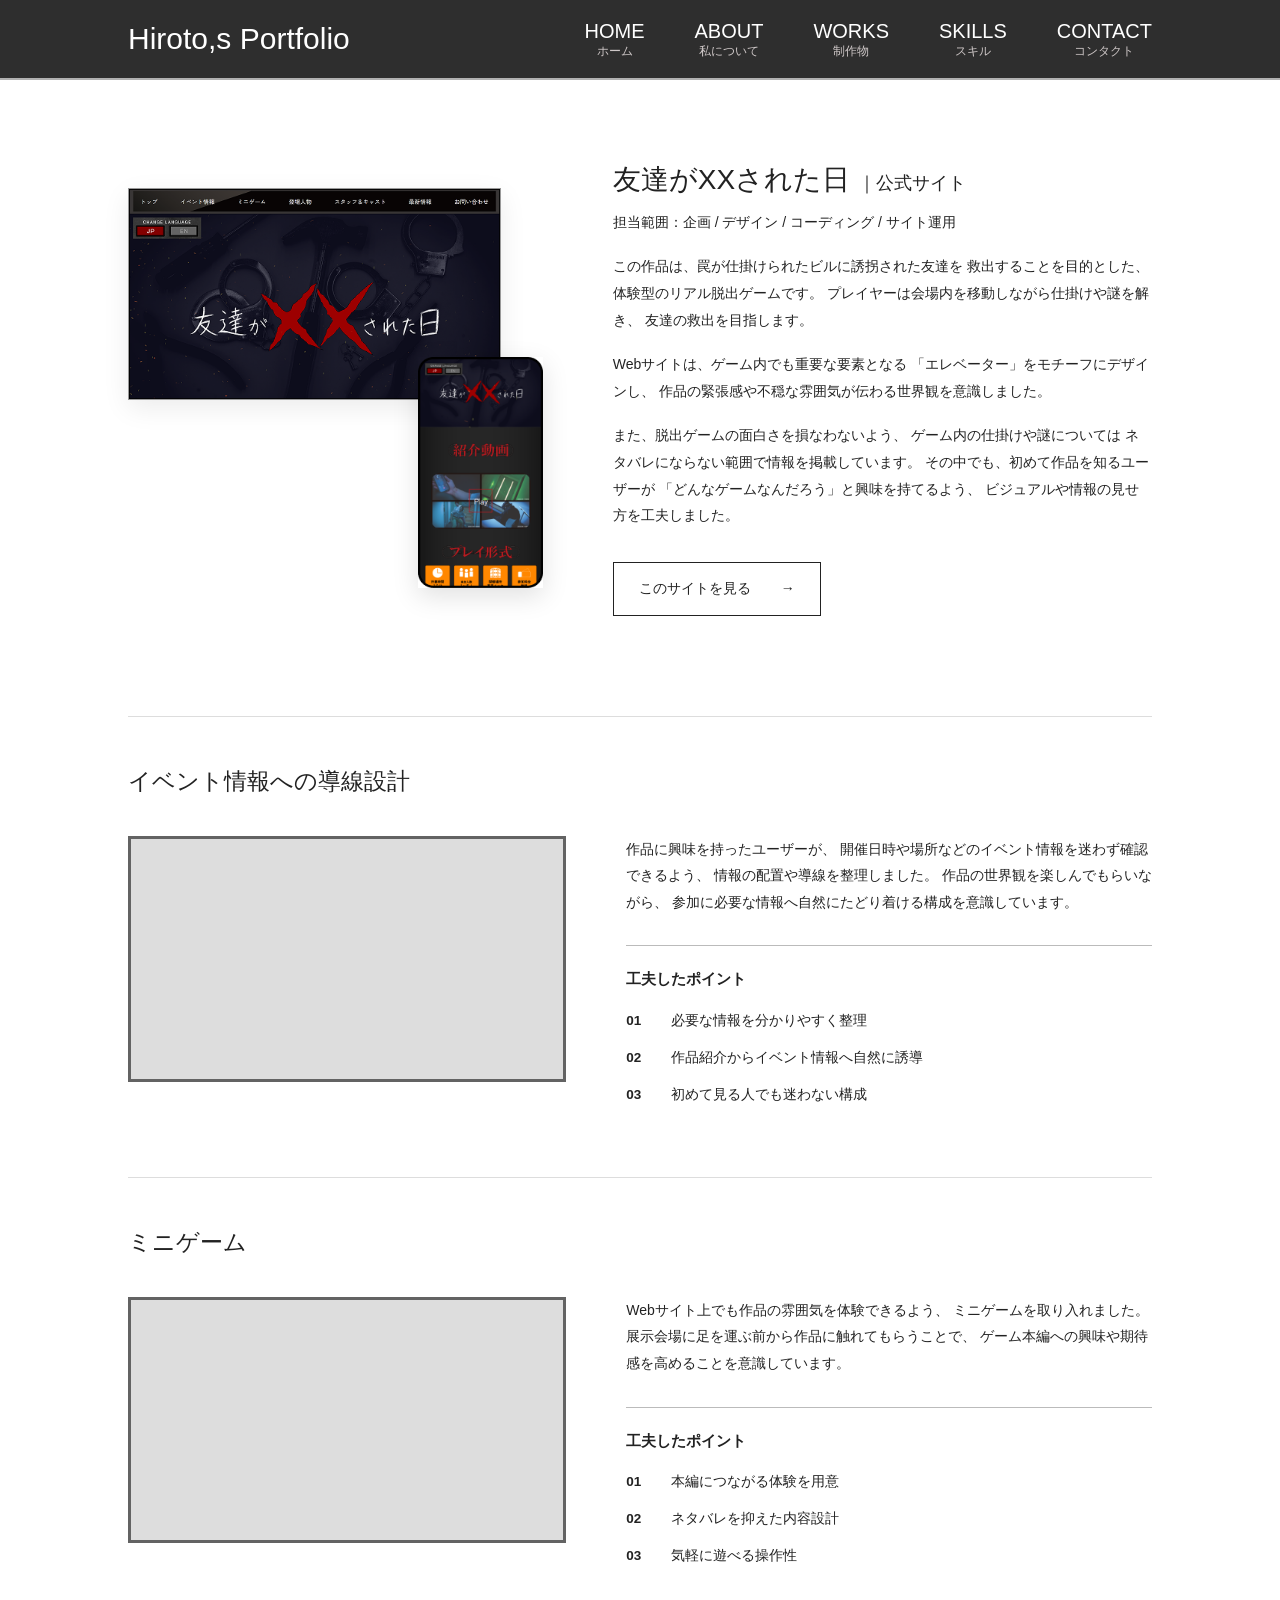
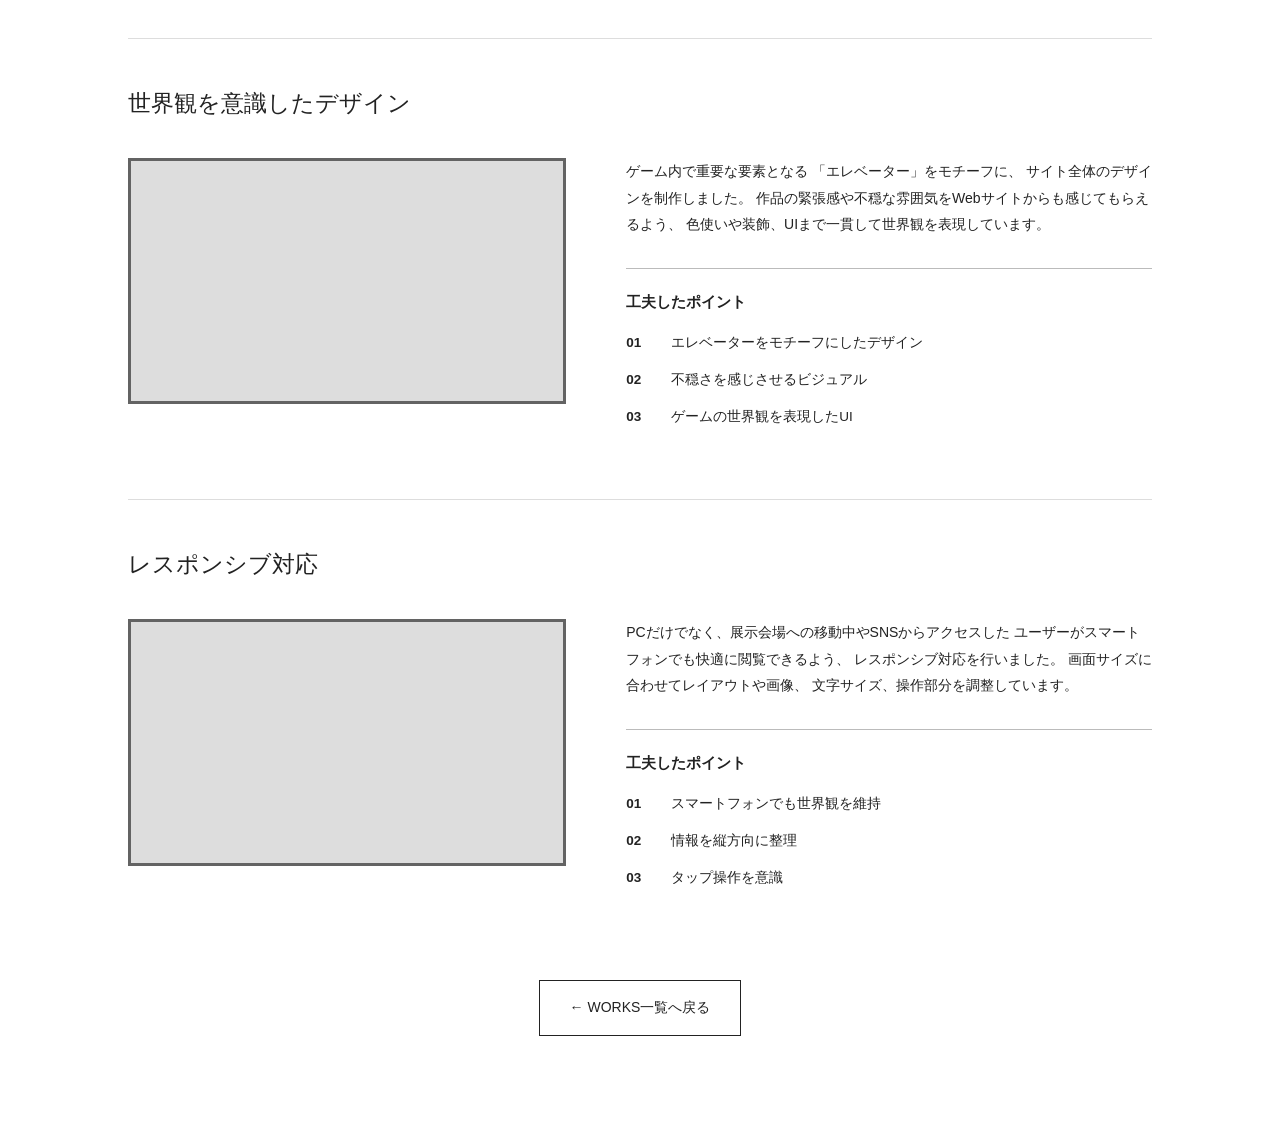
<file: work-2.html>
<!doctype html>
<html lang="ja">

<head>
  <meta charset="utf-8">
  <meta name="viewport" content="width=device-width, initial-scale=1.0">

  <title>友達がXXされた日｜WORKS</title>

  <link rel="stylesheet" href="css/system.css">
  <link rel="stylesheet" href="css/work.css">
</head>

<body>


  <!-- ==================================================
       HEADER
  ================================================== -->

  <header>

  <p class="logo">
    Hiroto,s Portfolio
  </p>

  <ul class="nav">

    <li class="nav-item">
      <a href="index.html?skipOpening=1#home">
        <p class="main-text">HOME</p>
        <p class="sub-text">ホーム</p>
      </a>
    </li>

    <li class="nav-item">
      <a href="index.html?skipOpening=1#about">
        <p class="main-text">ABOUT</p>
        <p class="sub-text">私について</p>
      </a>
    </li>

    <li class="nav-item">
      <a href="index.html?skipOpening=1#work">
        <p class="main-text">WORKS</p>
        <p class="sub-text">制作物</p>
      </a>
    </li>

    <li class="nav-item">
      <a href="index.html?skipOpening=1#skill">
        <p class="main-text">SKILLS</p>
        <p class="sub-text">スキル</p>
      </a>
    </li>

    <li class="nav-item">
      <a href="index.html?skipOpening=1#footer">
        <p class="main-text">CONTACT</p>
        <p class="sub-text">コンタクト</p>
      </a>
    </li>

  </ul>

</header>


  <!-- ==================================================
       MAIN
  ================================================== -->

  <main class="work-detail">


    <!-- ==================================================
         HERO / 作品概要
    ================================================== -->

    <section class="work-hero">

      <div class="work-hero__visual">

        <img
          src="img/work2.png"
          class="work-pc"
          alt="友達がXXされた日 PC画面"
        >

        <img
          src="img/work-phon2.png"
          class="work-sp"
          alt="友達がXXされた日 スマートフォン画面"
        >

      </div>


      <div class="work-hero__text">

        <h1>
          友達がXXされた日
          <span>｜公式サイト</span>
        </h1>

        <p class="work-role">
          担当範囲：企画 / デザイン / コーディング / サイト運用
        </p>

        <p>
          この作品は、罠が仕掛けられたビルに誘拐された友達を
          救出することを目的とした、体験型のリアル脱出ゲームです。
          プレイヤーは会場内を移動しながら仕掛けや謎を解き、
          友達の救出を目指します。
        </p>

        <p>
          Webサイトは、ゲーム内でも重要な要素となる
          「エレベーター」をモチーフにデザインし、
          作品の緊張感や不穏な雰囲気が伝わる世界観を意識しました。
        </p>

        <p>
          また、脱出ゲームの面白さを損なわないよう、
          ゲーム内の仕掛けや謎については
          ネタバレにならない範囲で情報を掲載しています。
          その中でも、初めて作品を知るユーザーが
          「どんなゲームなんだろう」と興味を持てるよう、
          ビジュアルや情報の見せ方を工夫しました。
        </p>

        <a
          href="https://vsitestadio.github.io/-XX-"
          target="_blank"
          rel="noopener noreferrer"
          class="site-button"
        >
          このサイトを見る
          <span>→</span>
        </a>

      </div>

    </section>


    <!-- ==================================================
         FEATURE 01
         イベント情報への導線設計
    ================================================== -->

    <section class="feature">

      <h2>イベント情報への導線設計</h2>

      <div class="feature-content">

        <div class="feature-video">

          <video
            src="mp.4/work5.mp4"
            autoplay
            muted
            loop
            playsinline
          ></video>

        </div>


        <div class="feature-text">

          <p class="feature-description">
            作品に興味を持ったユーザーが、
            開催日時や場所などのイベント情報を迷わず確認できるよう、
            情報の配置や導線を整理しました。
            作品の世界観を楽しんでもらいながら、
            参加に必要な情報へ自然にたどり着ける構成を意識しています。
          </p>


          <div class="feature-point">

            <h3>工夫したポイント</h3>

            <ul>

              <li>
                <span>01</span>
                必要な情報を分かりやすく整理
              </li>

              <li>
                <span>02</span>
                作品紹介からイベント情報へ自然に誘導
              </li>

              <li>
                <span>03</span>
                初めて見る人でも迷わない構成
              </li>

            </ul>

          </div>

        </div>

      </div>

    </section>


    <!-- ==================================================
         FEATURE 02
         ミニゲーム
    ================================================== -->

    <section class="feature">

      <h2>ミニゲーム</h2>

      <div class="feature-content">

        <div class="feature-video">

          <video
            src="mp.4/work6.mp4"
            autoplay
            muted
            loop
            playsinline
          ></video>

        </div>


        <div class="feature-text">

          <p class="feature-description">
            Webサイト上でも作品の雰囲気を体験できるよう、
            ミニゲームを取り入れました。
            展示会場に足を運ぶ前から作品に触れてもらうことで、
            ゲーム本編への興味や期待感を高めることを意識しています。
          </p>


          <div class="feature-point">

            <h3>工夫したポイント</h3>

            <ul>

              <li>
                <span>01</span>
                本編につながる体験を用意
              </li>

              <li>
                <span>02</span>
                ネタバレを抑えた内容設計
              </li>

              <li>
                <span>03</span>
                気軽に遊べる操作性
              </li>

            </ul>

          </div>

        </div>

      </div>

    </section>


    <!-- ==================================================
         FEATURE 03
         世界観を意識したデザイン
    ================================================== -->

    <section class="feature">

      <h2>世界観を意識したデザイン</h2>

      <div class="feature-content">

        <div class="feature-video">

          <video
            src="mp.4/work7.mp4"
            autoplay
            muted
            loop
            playsinline
          ></video>

        </div>


        <div class="feature-text">

          <p class="feature-description">
            ゲーム内で重要な要素となる
            「エレベーター」をモチーフに、
            サイト全体のデザインを制作しました。
            作品の緊張感や不穏な雰囲気をWebサイトからも感じてもらえるよう、
            色使いや装飾、UIまで一貫して世界観を表現しています。
          </p>


          <div class="feature-point">

            <h3>工夫したポイント</h3>

            <ul>

              <li>
                <span>01</span>
                エレベーターをモチーフにしたデザイン
              </li>

              <li>
                <span>02</span>
                不穏さを感じさせるビジュアル
              </li>

              <li>
                <span>03</span>
                ゲームの世界観を表現したUI
              </li>

            </ul>

          </div>

        </div>

      </div>

    </section>


    <!-- ==================================================
         FEATURE 04
         レスポンシブ対応
    ================================================== -->

    <section class="feature">

      <h2>レスポンシブ対応</h2>

      <div class="feature-content">

        <div class="feature-video">

          <video
            src="mp.4/work8.mp4"
            autoplay
            muted
            loop
            playsinline
          ></video>

        </div>


        <div class="feature-text">

          <p class="feature-description">
            PCだけでなく、展示会場への移動中やSNSからアクセスした
            ユーザーがスマートフォンでも快適に閲覧できるよう、
            レスポンシブ対応を行いました。
            画面サイズに合わせてレイアウトや画像、
            文字サイズ、操作部分を調整しています。
          </p>


          <div class="feature-point">

            <h3>工夫したポイント</h3>

            <ul>

              <li>
                <span>01</span>
                スマートフォンでも世界観を維持
              </li>

              <li>
                <span>02</span>
                情報を縦方向に整理
              </li>

              <li>
                <span>03</span>
                タップ操作を意識
              </li>

            </ul>

          </div>

        </div>

      </div>

    </section>


    <!-- ==================================================
         BACK
    ================================================== -->

    <div class="back-button">

      <a href="index.html#work">
        ← WORKS一覧へ戻る
      </a>

    </div>


  </main>

</body>

</html>
</file>
<file: css/system.css>
@charset "utf-8";


/* ==================================================
   RESET
================================================== */

*,
*::before,
*::after {
  box-sizing: border-box;
}


html {
  scroll-behavior: smooth;
  font-size: 62.5%;
}


body,
h1,
h2,
h3,
h4,
p,
ul,
ol,
li,
dl,
dt,
dd {
  margin: 0;
  padding: 0;
}


ul,
ol {
  list-style: none;
}


a {
  color: inherit;
  text-decoration: none;
}


img {
  display: block;
  max-width: 100%;
  height: auto;
}


button,
input,
textarea,
select {
  font: inherit;
}


button {
  border: none;
  background: none;
  cursor: pointer;
}


/* ==================================================
   BASE
================================================== */

body {
  font-family:
    "Noto Sans JP",
    "Hiragino Kaku Gothic ProN",
    "Yu Gothic",
    sans-serif;

  font-size: 1.6rem;
  line-height: 1.7;

  color: #222;
  background: #fff;
}


/* ==================================================
   HEADER
================================================== */

header {
  position: sticky;
  top: 0;

  z-index: 100;

  display: flex;
  align-items: center;

  width: 100%;

  padding: 18px 10%;

  background: #2e2e2e;

  border-bottom: 2px solid #b1b1b1;
}


.logo {
  flex-shrink: 0;

  font-size: 3rem;
  line-height: 1.2;

  color: #fff;
}


.nav {
  display: flex;
  align-items: center;

  gap: 50px;

  margin-left: auto;
}


.nav-item a {
  display: block;

  text-align: center;

  transition: opacity 0.3s ease;
}


.nav-item a:hover {
  opacity: 0.65;
}


.main-text {
  font-size: 2rem;
  line-height: 1.3;

  color: #fff;
}


.sub-text {
  margin-top: 0;

  font-size: 1.2rem;
  line-height: 1.3;

  color: #cec7c7;
}


/* ==================================================
   FOOTER
================================================== */

footer {
  margin-top: 100px;

  padding: 30px;

  background: #bcbcbc;

  font-size: 2rem;
}


.contact {
  width: fit-content;

  margin: 0 auto;
}


.contact p {
  margin: 5px 0;

  text-align: left;
}


/* ==================================================
   TABLET
================================================== */

@media screen and (max-width: 1000px) {

  header {
    padding:
      16px
      5%;
  }


  .logo {
    font-size: 2.4rem;
  }


  .nav {
    gap: 25px;
  }


  .main-text {
    font-size: 1.7rem;
  }


  .sub-text {
    font-size: 1.1rem;
  }

}


/* ==================================================
   SMARTPHONE
================================================== */

@media screen and (max-width: 768px) {

  header {
    flex-direction: column;

    gap: 12px;

    padding:
      12px
      20px;
  }


  .logo {
    font-size: 2.2rem;
  }


  .nav {
    width: 100%;

    justify-content: center;

    gap: 0;

    margin-left: 0;
  }


  .nav-item {
    flex: 1;
  }


  .main-text {
    font-size: 1.3rem;
  }


  .sub-text {
    display: none;
  }


  footer {
    margin-top: 70px;

    padding:
      25px
      20px;

    font-size: 1.5rem;
  }

}


/* ==================================================
   SMALL SMARTPHONE
================================================== */

@media screen and (max-width: 480px) {

  header {
    padding:
      10px
      12px;
  }


  .logo {
    font-size: 2rem;
  }


  .main-text {
    font-size: 1.1rem;
  }


  .contact {
    width: 100%;
  }


  .contact p {
    overflow-wrap: anywhere;
  }

}
</file>
<file: css/index.css>
@charset "utf-8";


/* ==================================================
   HERO
================================================== */
html.skip-opening .hero-opening,
html.skip-opening .hero-white {
  display: none;
}

html.skip-opening .hero-final {
  opacity: 1;
}

.hero {
  position: relative;

  width: 100%;

  height: calc(100vh - 80px);
  min-height: 650px;

  overflow: hidden;

  background: #1e1e1e;
}


/* ==================================================
   HERO OPENING
================================================== */
.hero-opening {
  position: fixed;

  inset: 0;

  z-index: 1000;

  width: 100vw;
  height: 100dvh;

  overflow: hidden;

  background: #1e1e1e;

  opacity: 1;

  transition: opacity 0.4s ease;
}


.hero-collage {
  position: relative;

  width: 100%;
  height: 100%;
}

/* ==================================================
   OPENING PHOTO
================================================== */

.opening-photo {
  position: absolute;

  width: 25.1%;
  height: 33.5%;

  object-fit: cover;

  opacity: 0;

  animation:
    collagePhotoIn
    1.5s
    cubic-bezier(.16, .8, .25, 1)
    forwards;
}


/* -------------------------
   1段目
------------------------- */

.opening-photo--01 {
  top: 0;
  left: 0;

  --start-x: 38vw;
  --start-y: 32vh;

  animation-delay: 0s;
}


.opening-photo--02 {
  top: 0;
  left: 25%;

  --start-x: 13vw;
  --start-y: 32vh;

  animation-delay: 0.06s;
}


.opening-photo--03 {
  top: 0;
  left: 50%;

  --start-x: -12vw;
  --start-y: 32vh;

  animation-delay: 0.12s;
}


.opening-photo--04 {
  top: 0;
  left: 75%;

  --start-x: -37vw;
  --start-y: 32vh;

  animation-delay: 0.18s;
}


/* -------------------------
   2段目
------------------------- */

.opening-photo--05 {
  top: 33.333%;
  left: 0;

  --start-x: 38vw;
  --start-y: 0;

  animation-delay: 0.24s;
}


.opening-photo--06 {
  top: 33.333%;
  left: 25%;

  --start-x: 13vw;
  --start-y: 0;

  animation-delay: 0.30s;
}


.opening-photo--07 {
  top: 33.333%;
  left: 50%;

  --start-x: -12vw;
  --start-y: 0;

  animation-delay: 0.36s;
}


.opening-photo--08 {
  top: 33.333%;
  left: 75%;

  --start-x: -37vw;
  --start-y: 0;

  animation-delay: 0.42s;
}


/* -------------------------
   3段目
------------------------- */

.opening-photo--09 {
  top: 66.666%;
  left: 0;

  --start-x: 38vw;
  --start-y: -32vh;

  animation-delay: 0.48s;
}


.opening-photo--10 {
  top: 66.666%;
  left: 25%;

  --start-x: 13vw;
  --start-y: -32vh;

  animation-delay: 0.54s;
}


.opening-photo--11 {
  top: 66.666%;
  left: 50%;

  --start-x: -12vw;
  --start-y: -32vh;

  animation-delay: 0.60s;
}


.opening-photo--12 {
  top: 66.666%;
  left: 75%;

  --start-x: -37vw;
  --start-y: -32vh;

  animation-delay: 0.66s;
}


/* ==================================================
   COLLAGE ANIMATION
================================================== */

@keyframes collagePhotoIn {

  0% {
    opacity: 0;

    transform:
      translate(
        var(--start-x),
        var(--start-y)
      )
      scale(1.08);
  }


  15% {
    opacity: 1;
  }


  100% {
    opacity: 1;

    transform:
      translate(0, 0)
      scale(1);
  }

}


/* =========================
   WHITE OUT
========================= */

.hero-white {
  position: fixed;

  inset: 0;

  z-index: 1100;

  width: 100vw;
  height: 100dvh;

  background: #fff;

  opacity: 0;

  pointer-events: none;
}


.hero-white.is-active {
  animation:
    heroWhiteOut
    1.4s
    ease-in-out
    forwards;
}


@keyframes heroWhiteOut {

  0% {
    opacity: 0;
  }

  40% {
    opacity: 1;
  }

  60% {
    opacity: 1;
  }

  100% {
    opacity: 0;
  }

}


/* ==================================================
   FINAL HERO
================================================== */

.hero-final {
  position: absolute;
  inset: 0;

  z-index: 10;

  width: 100%;
  height: 100%;

  opacity: 0;

  background: #fff;

  transition: opacity 0.3s ease;
}


.hero-final img {
  width: 100%;
  height: 100%;

  object-fit: cover;
}


.hero-final.is-show {
  opacity: 1;
}


/* ==================================================
   SECTION TITLE
================================================== */

.section-title {
  display: flex;
  align-items: baseline;

  gap: 12px;

  margin-top: 100px;
  margin-bottom: 50px;

  border-bottom: 1px solid #ddd;
}


.section-title h2 {
  padding-left: 20px;

  font-size: 4rem;
  font-weight: 400;

  line-height: 1;
}


.section-title p {
  font-size: 1.8rem;
}


/* ==================================================
   ABOUT
================================================== */

.about {
  width: 100%;

  margin: 0 auto;
}


.about-card {
  display: grid;

  grid-template-columns:
    1fr
    1fr;

  gap: 70px;

  width: 80%;
  max-width: 1400px;

  margin: 0 auto;

  padding: 45px;

  border: 3px solid #222;
}


/* ==================================================
   ABOUT LEFT
================================================== */

.about-left {
  min-width: 0;
}


.about-name {
  margin-bottom: 30px;
}


.name-kana {
  margin-bottom: 2px;

  font-size: 1.4rem;
}


.about-name h3 {
  font-size: 2.8rem;
  font-weight: 500;
}


.about-info {
  margin-bottom: 20px;
}


.about-info p {
  margin-bottom: 12px;

  font-size: 1.5rem;
}


.about-info span {
  font-weight: 500;
}


/* ==================================================
   RADAR GRAPH
================================================== */

.about-graph {
  width: 100%;
  max-width: 400px;

  margin:
    20px
    auto
    0;
}


.radar-chart {
  display: block;

  width: 100%;
  height: auto;

  overflow: visible;
}


.grid-line {
  fill: none;

  stroke: #b8c0c8;

  stroke-width: 1.5;
}


/* ==================================================
   RADAR AREA
================================================== */

.skill-area {
  fill: rgba(162, 236, 255, 0.55);

  stroke: #4eb9e6;

  stroke-width: 2;

  opacity: 0;

  transform: scale(0);

  transform-origin: center;

  transform-box: fill-box;
}


.about-graph.is-active .skill-area {
  animation:
    showRadar
    1.2s
    cubic-bezier(.22, .8, .3, 1)
    forwards;
}


@keyframes showRadar {

  0% {
    opacity: 0;

    transform: scale(0);
  }


  70% {
    opacity: 0.8;

    transform: scale(1.04);
  }


  100% {
    opacity: 1;

    transform: scale(1);
  }

}


/* ==================================================
   GRAPH ICON
================================================== */

.graph-icon-bg {
  fill: #e6f5fc;

  opacity: 0;

  transform: scale(0.7);

  transform-origin: center;

  transform-box: fill-box;
}


.about-graph.is-active .graph-icon-bg {
  animation:
    showGraphIcon
    0.5s
    ease
    0.75s
    forwards;
}


.graph-icon {
  opacity: 0;

  transform: scale(0.7);

  transform-origin: center;

  transform-box: fill-box;
}


.about-graph.is-active .graph-icon {
  animation:
    showGraphIcon
    0.5s
    ease
    0.85s
    forwards;
}


@keyframes showGraphIcon {

  0% {
    opacity: 0;

    transform: scale(0.7);
  }


  100% {
    opacity: 1;

    transform: scale(1);
  }

}


/* ==================================================
   GRAPH LABEL
================================================== */

.graph-label {
  fill: #222;

  font-family:
    "Noto Sans JP",
    sans-serif;

  font-size: 15px;
  font-weight: 600;

  opacity: 0;
}


.about-graph.is-active .graph-label {
  animation:
    showGraphLabel
    0.5s
    ease
    0.95s
    forwards;
}


@keyframes showGraphLabel {

  0% {
    opacity: 0;
  }


  100% {
    opacity: 1;
  }

}


/* ==================================================
   ABOUT RIGHT
================================================== */

.about-right {
  display: flex;

  flex-direction: column;

  align-items: center;
}


.profile-image {
  width: 180px;
  height: 180px;

  border-radius: 50%;

  overflow: hidden;
}


.profile-image img {
  width: 100%;
  height: 100%;

  object-fit: cover;
}


.about-text {
  width: 100%;

  margin-top: 60px;
}


.about-text h3 {
  color: #222;
  font-size: 2.4rem;
  font-weight: 500;
}

.about-text p {
  margin-bottom: 18px;

  font-size: 1.5rem;
  line-height: 1.7;
}




/* ==================================================
   WORKS
================================================== */

.work-list {
  display: grid;

  grid-template-columns:
    repeat(2, 1fr);

  gap:
    40px
    50px;

  width: 80%;
  max-width: 1400px;

  margin: 0 auto;
}


.work-item {
  width: 100%;
}


.work-list p {
  margin-top: 10px;

  font-size: 1.5rem;
}


/* ==================================================
   WORK THUMB
================================================== */

.work-thumb {
  position: relative;

  width: 100%;

  aspect-ratio: 16 / 9;

  overflow: hidden;
}


.work-thumb img {
  width: 100%;
  height: 100%;

  object-fit: cover;

  transition: transform 0.5s ease;
}


.work-thumb:hover img {
  transform: scale(1.04);
}


/* ==================================================
   WORK OVERLAY
================================================== */

.work-overlay {
  position: absolute;
  inset: 0;

  display: flex;

  align-items: center;
  justify-content: center;

  overflow: hidden;

  pointer-events: none;
}


/* ==================================================
   OVERLAY LINE
================================================== */

.overlay-line {
  position: absolute;

  left: 0;

  width: 100%;
  height: 16.667%;

  background: rgba(30, 30, 30, 0.94);

  transition:
    transform 0.5s
    cubic-bezier(.22, .8, .3, 1);
}


.line01 {
  top: 0;

  transform: translateX(-101%);
}


.line02 {
  top: 16.667%;

  transform: translateX(101%);
}


.line03 {
  top: 33.334%;

  transform: translateX(-101%);
}


.line04 {
  top: 50%;

  transform: translateX(101%);
}


.line05 {
  top: 66.667%;

  transform: translateX(-101%);
}


.line06 {
  top: 83.334%;

  transform: translateX(101%);
}


.work-thumb:hover .overlay-line {
  transform: translateX(0);
}


/* ==================================================
   WORK BUTTON
================================================== */

.work-actions {
  position: relative;

  z-index: 10;

  display: flex;

  gap: 20px;

  opacity: 0;

  transform: translateY(15px);

  transition:
    opacity 0.3s ease,
    transform 0.3s ease;
}


.work-thumb:hover .work-actions {
  opacity: 1;

  transform: translateY(0);

  transition-delay: 0.35s;

  pointer-events: auto;
}


.work-button {
  display: flex;

  align-items: center;
  justify-content: center;

  width: 120px;
  height: 45px;

  border: 1px solid #fff;

  color: #fff;

  font-size: 1.4rem;

  letter-spacing: 0.08em;

  transition:
    background 0.3s ease,
    color 0.3s ease;
}


.work-button:hover {
  background: #fff;

  color: #222;
}


/* ==================================================
   SKILL
================================================== */

.skill-grid {
  display: grid;

  grid-template-columns:
    repeat(2, minmax(0, 1fr));

  gap: 20px;

  width: 80%;
  max-width: 1400px;

  margin: 0 auto;
}


.skill-card {
  min-width: 0;

  padding:
    25px
    28px;

  border: 2px solid #222;

  background: #fff;
}


/* ==================================================
   SKILL CARD HEADER
================================================== */

.skill-card__head {
  display: grid;

  grid-template-columns:
    60px
    minmax(0, 1fr);

  gap: 15px;

  margin-bottom: 5px;

  padding-bottom: 20px;

  border-bottom: 1px solid #aaa;
}


.skill-card__number {
  font-size: 3rem;
  font-weight: 700;

  line-height: 1;
}


.skill-card__head h3 {
  margin-bottom: 8px;

  font-size: 2.8rem;
  font-weight: 500;
}


.skill-card__head h3 span {
  margin-left: 8px;

  font-size: 1.3rem;
  font-weight: 400;
}


.skill-card__head p {
  font-size: 1.3rem;
  line-height: 1.6;
}


/* ==================================================
   SKILL ITEM
================================================== */

.skill-item {
  display: grid;

  grid-template-columns:
    150px
    150px
    minmax(0, 1fr);

  align-items: center;

  gap: 15px;

  padding:
    18px
    0;

  border-bottom: 1px solid #ddd;
}


.skill-item:last-child {
  border-bottom: none;
}


/* ==================================================
   SKILL NAME
================================================== */

.skill-item__name {
  display: flex;

  align-items: center;

  gap: 10px;

  min-width: 0;
}


.skill-item__name h4 {
  font-size: 1.5rem;
  font-weight: 500;

  overflow-wrap: anywhere;
}


/* ==================================================
   SKILL ICON
================================================== */

.skill-icon {
  flex-shrink: 0;

  display: grid;

  place-items: center;

  width: 40px;
  height: 40px;

  border-radius: 6px;

  background: #f2f2f2;

  overflow: hidden;
}


.skill-icon img {
  width: 100%;
  height: 100%;

  object-fit: contain;
}


/* ==================================================
   SKILL LEVEL
================================================== */

.skill-level {
  display: flex;

  gap: 4px;
}


.skill-level span {
  display: block;

  width: 24px;
  height: 7px;

  border-radius: 10px;

  background: #ddd;
}


/* ==================================================
   SKILL DESCRIPTION
================================================== */

.skill-item > p {
  font-size: 1.25rem;
  line-height: 1.6;
}


/* ==================================================
   SKILL COLOR
================================================== */

.skill-card--frontend .skill-card__number {
  color: #ff6b81;
}


.skill-card--frontend .skill-level .active {
  background: #ff6b81;
}


.skill-card--design .skill-card__number {
  color: #56a8ff;
}


.skill-card--design .skill-level .active {
  background: #56a8ff;
}


.skill-card--development .skill-card__number {
  color: #8a63e8;
}


.skill-card--development .skill-level .active {
  background: #8a63e8;
}


.skill-card--other .skill-card__number {
  color: #46c28b;
}


.skill-card--other .skill-level .active {
  background: #46c28b;
}


/* ==================================================
   TABLET
================================================== */

@media screen and (max-width: 1100px) {

  /* ABOUT */

  .about-card {
    width: 90%;

    gap: 40px;

    padding: 35px;
  }


  .about-graph {
    max-width: 350px;
  }


  .about-text {
    margin-top: 40px;
  }


  /* WORKS */

  .work-list {
    width: 90%;

    gap:
      35px
      30px;
  }


  /* SKILL */

  .skill-grid {
    width: 90%;

    grid-template-columns: 1fr;
  }


  .skill-item {
    grid-template-columns:
      140px
      140px
      minmax(0, 1fr);
  }

}


/* ==================================================
   SMARTPHONE
================================================== */

@media screen and (max-width: 768px) {

  /* -------------------------
     HERO
  ------------------------- */

  .hero {
    height: 65svh;
    min-height: 450px;
  }


  .opening-photo {
    width: 25.2%;
    height: 33.6%;
  }


  .hero-final img {
    object-position: center;
  }


  /* -------------------------
     SECTION TITLE
  ------------------------- */

  .section-title {
    gap: 8px;

    margin-top: 70px;
    margin-bottom: 35px;
  }


  .section-title h2 {
    padding-left: 15px;

    font-size: 3.2rem;
  }


  .section-title p {
    font-size: 1.4rem;
  }


  /* -------------------------
     ABOUT
  ------------------------- */

  .about {
    padding: 0 20px;
  }


  .about-card {
    display: grid;

    /* 左：名前・情報 / 右：プロフィール画像 */
    grid-template-columns:
      minmax(0, 1fr)
      120px;

    column-gap: 20px;
    row-gap: 0;

    width: 100%;

    padding: 30px 20px;
  }


  /*
    about-left / about-right の箱をなくして
    中の要素をabout-cardのGridに直接参加させる
  */

  .about-left,
  .about-right {
    display: contents;
  }


  /* =========================
     名前
  ========================= */

  .about-name {
    grid-column: 1;
    grid-row: 1;

    margin-bottom: 15px;

    align-self: end;
  }


  .name-kana {
    font-size: 1.2rem;
  }


  .about-name h3 {
    font-size: 2.3rem;
  }


  /* =========================
     基本情報
  ========================= */

  .about-info {
    grid-column: 1;
    grid-row: 2;

    margin-bottom: 0;
  }


  .about-info p {
    margin-bottom: 8px;

    font-size: 1.3rem;

    line-height: 1.6;
  }


  /* =========================
     PROFILE IMAGE
  ========================= */

  .profile-image {
    grid-column: 2;
    grid-row: 1 / 3;

    align-self: center;
    justify-self: center;

    width: 120px;
    height: 120px;
  }


  /* =========================
     自己紹介
  ========================= */

  .about-text {
    grid-column: 1 / -1;
    grid-row: 3;

    width: 100%;

    margin-top: 35px;
  }


  .about-text h3 {
    margin-bottom: 15px;

    font-size: 2rem;
  }


  .about-text p {
    margin-bottom: 15px;

    font-size: 1.4rem;

    line-height: 1.8;
  }


  /* =========================
     RADAR GRAPH
  ========================= */

  .about-graph {
    grid-column: 1 / -1;
    grid-row: 4;

    width: 100%;
    max-width: 350px;

    margin:
      35px
      auto
      0;
  }


  /* -------------------------
     WORKS
  ------------------------- */

  .work-list {
    width: 90%;

    grid-template-columns: 1fr;

    gap: 40px;
  }


  .work-list p {
    font-size: 1.4rem;
  }


  /*
     スマホはhoverがないため
     SITE / DETAILを常時表示
  */

  .work-overlay {
    align-items: flex-end;

    padding-bottom: 15px;
  }


  .overlay-line {
    display: none;
  }


  .work-actions {
    opacity: 1;

    transform: none;

    gap: 10px;

    pointer-events: auto;
  }


  .work-button {
    width: 100px;
    height: 40px;

    background:
      rgba(30, 30, 30, 0.85);

    font-size: 1.2rem;
  }


  /* -------------------------
     SKILL
  ------------------------- */

  .skill-grid {
    width: 90%;

    grid-template-columns: 1fr;
  }


  .skill-card {
    padding:
      22px
      20px;
  }


  .skill-card__head {
    grid-template-columns:
      50px
      minmax(0, 1fr);

    gap: 10px;
  }


  .skill-card__number {
    font-size: 2.5rem;
  }


  .skill-card__head h3 {
    font-size: 2.2rem;
  }


  .skill-card__head h3 span {
    display: block;

    margin:
      4px
      0
      0;

    font-size: 1.2rem;
  }


  .skill-item {
    grid-template-columns: 1fr;

    gap: 10px;

    padding:
      18px
      0;
  }


  .skill-level span {
    width: 32px;
  }

}


/* ==================================================
   SMALL SMARTPHONE
================================================== */

@media screen and (max-width: 480px) {

  /* HERO */

  .hero {
    height: 55svh;
    min-height: 380px;
  }


  /* SECTION */

  .section-title {
    margin-top: 60px;
  }


  .section-title h2 {
    font-size: 2.8rem;
  }


  /* ABOUT */

  .about {
    padding:
      0
      15px;
  }


  .about-card {
    padding:
      25px
      15px;

    border-width: 2px;
  }


  .about-graph {
    max-width: 300px;
  }


  .graph-label {
    font-size: 13px;
  }


  /* WORKS */

  .work-list {
    width: calc(100% - 30px);
  }


  .work-actions {
    gap: 8px;
  }


  .work-button {
    width: 90px;
    height: 38px;
  }


  /* SKILL */

  .skill-grid {
    width: calc(100% - 30px);
  }


  .skill-card {
    padding:
      20px
      15px;
  }


  .skill-card__head {
    grid-template-columns:
      40px
      minmax(0, 1fr);
  }


  .skill-card__number {
    font-size: 2.2rem;
  }


  .skill-card__head h3 {
    font-size: 1.9rem;
  }


  .skill-level span {
    flex: 1;

    max-width: 35px;
  }

}


/* ==================================================
   HOVERが使用できない端末
================================================== */

@media (hover: none) {

  .work-thumb:hover img {
    transform: none;
  }


  .overlay-line {
    display: none;
  }


  .work-actions {
    opacity: 1;

    transform: none;

    pointer-events: auto;
  }

}


/* ==================================================
   REDUCED MOTION
================================================== */

@media (prefers-reduced-motion: reduce) {

  .opening-photo,
  .skill-area,
  .graph-icon-bg,
  .graph-icon,
  .graph-label {
    animation-duration: 0.01ms !important;
    animation-delay: 0s !important;
  }


  .opening-photo {
    opacity: 1;

    transform: none;
  }

}
</file>
<file: css/movie.css>
@charset "utf-8";


/* ==================================================
   MOVIE DETAIL
================================================== */

.movie-detail {
  width: 100%;

  color: #222;
  background: #fff;
}


/* ==================================================
   HERO
================================================== */

.movie-hero {
  width: 80%;
  max-width: 1200px;

  margin: 0 auto;

  padding:
    80px
    0
    100px;
}


/* ==================================================
   YOUTUBE
================================================== */

.youtube-wrap {
  width: 100%;

  aspect-ratio: 16 / 9;

  margin-bottom: 45px;

  overflow: hidden;

  background: #111;
}


.youtube-wrap iframe {
  display: block;

  width: 100%;
  height: 100%;

  border: 0;
}


/* ==================================================
   HERO TEXT
================================================== */

.movie-hero__text {
  max-width: 850px;
}


.movie-hero__text h1 {
  margin-bottom: 15px;

  font-size: 3rem;
  font-weight: 500;

  line-height: 1.4;
}


.movie-hero__text h1 span {
  font-size: 1.8rem;
  font-weight: 400;
}


.movie-role {
  margin-bottom: 25px;

  font-size: 1.3rem;
  font-weight: 500;
}


.movie-hero__text > p {
  margin-bottom: 15px;

  font-size: 1.4rem;
  line-height: 1.9;
}


/* ==================================================
   MOVIE INFO
================================================== */

.movie-info {
  display: flex;

  flex-wrap: wrap;

  gap:
    25px
    50px;

  margin-top: 35px;

  padding-top: 25px;

  border-top: 1px solid #ccc;
}


.movie-info dl {
  min-width: 120px;
}


.movie-info dt {
  margin-bottom: 5px;

  font-size: 1.1rem;

  color: #777;
}


.movie-info dd {
  font-size: 1.3rem;
}


/* ==================================================
   SECTION
================================================== */

.movie-section {
  width: 80%;
  max-width: 1200px;

  margin: 0 auto;

  padding:
    65px
    0
    80px;

  border-top: 1px solid #ddd;
}


/* ==================================================
   SECTION TITLE
================================================== */

.movie-section-title {
  display: flex;

  align-items: baseline;

  gap: 15px;

  margin-bottom: 35px;
}


.movie-section-title h2 {
  font-size: 2.4rem;
  font-weight: 500;

  letter-spacing: 0.08em;
}


.movie-section-title p {
  font-size: 1.2rem;

  color: #777;
}


/* ==================================================
   SECTION CONTENT
================================================== */

.movie-section-content {
  display: grid;

  grid-template-columns:
    minmax(0, 1fr)
    minmax(0, 1fr);

  align-items: center;

  gap: 60px;
}


/* ==================================================
   IMAGE
================================================== */

.movie-image {
  width: 100%;

  overflow: hidden;

  background: #111;
}


.movie-image img {
  display: block;

  width: 100%;

  aspect-ratio: 16 / 9;

  object-fit: cover;
}


/* ==================================================
   MOVIE TEXT
================================================== */

.movie-text {
  min-width: 0;
}


.movie-text h3 {
  margin-bottom: 20px;

  font-size: 1.8rem;
  font-weight: 500;

  line-height: 1.6;
}


.movie-text p {
  margin-bottom: 15px;

  font-size: 1.4rem;
  line-height: 1.9;
}


.movie-text p:last-child {
  margin-bottom: 0;
}


/* ==================================================
   POINT
================================================== */

.movie-point {
  margin-top: 30px;

  padding-top: 20px;

  border-top: 1px solid #bbb;
}


.movie-point h4 {
  margin-bottom: 18px;

  font-size: 1.4rem;
  font-weight: 600;
}


.movie-point li {
  display: flex;

  align-items: flex-start;

  gap: 15px;

  margin-bottom: 12px;

  font-size: 1.3rem;
  line-height: 1.7;
}


.movie-point li:last-child {
  margin-bottom: 0;
}


.movie-point li span {
  flex-shrink: 0;

  width: 30px;

  font-weight: 600;
}


/* ==================================================
   BACK
================================================== */

.back-button {
  width: 80%;
  max-width: 1200px;

  margin:
    20px
    auto
    100px;

  text-align: center;
}


.back-button a {
  display: inline-block;

  padding:
    15px
    30px;

  border: 1px solid #222;

  color: #222;

  font-size: 1.4rem;

  transition:
    background 0.3s ease,
    color 0.3s ease;
}


.back-button a:hover {
  color: #fff;

  background: #222;
}


/* ==================================================
   TABLET
================================================== */

@media screen and (max-width: 1000px) {

  .movie-hero,
  .movie-section {
    width: 90%;
  }


  .movie-hero {
    padding:
      60px
      0
      80px;
  }


  .youtube-wrap {
    margin-bottom: 40px;
  }


  .movie-section {
    padding:
      55px
      0
      70px;
  }


  .movie-section-content {
    gap: 40px;
  }


  .movie-hero__text {
    max-width: 100%;
  }

}


/* ==================================================
   SMARTPHONE
================================================== */

@media screen and (max-width: 768px) {

  /* -------------------------
     HERO
  ------------------------- */

  .movie-hero {
    width: 90%;

    padding:
      45px
      0
      65px;
  }


  .youtube-wrap {
    margin-bottom: 30px;
  }


  .movie-hero__text h1 {
    font-size: 2.3rem;
  }


  .movie-hero__text h1 span {
    display: block;

    margin-top: 4px;

    font-size: 1.5rem;
  }


  .movie-role {
    margin-bottom: 20px;

    font-size: 1.2rem;

    line-height: 1.7;
  }


  .movie-hero__text > p {
    font-size: 1.35rem;
    line-height: 1.85;
  }


  /* -------------------------
     INFO
  ------------------------- */

  .movie-info {
    flex-direction: column;

    gap: 15px;

    margin-top: 30px;

    padding-top: 20px;
  }


  .movie-info dl {
    display: grid;

    grid-template-columns:
      90px
      1fr;

    align-items: baseline;

    min-width: 0;
  }


  .movie-info dt {
    margin-bottom: 0;
  }


  /* -------------------------
     SECTION
  ------------------------- */

  .movie-section {
    width: 90%;

    padding:
      40px
      0
      55px;
  }


  .movie-section-title {
    gap: 10px;

    margin-bottom: 25px;
  }


  .movie-section-title h2 {
    font-size: 2rem;
  }


  .movie-section-title p {
    font-size: 1.1rem;
  }


  .movie-section-content {
    grid-template-columns: 1fr;

    gap: 25px;
  }


  /* -------------------------
     TEXT
  ------------------------- */

  .movie-text h3 {
    margin-bottom: 15px;

    font-size: 1.6rem;
  }


  .movie-text p {
    font-size: 1.35rem;
    line-height: 1.85;
  }


  /* -------------------------
     POINT
  ------------------------- */

  .movie-point {
    margin-top: 25px;

    padding-top: 18px;
  }


  .movie-point h4 {
    margin-bottom: 15px;

    font-size: 1.35rem;
  }


  .movie-point li {
    gap: 10px;

    font-size: 1.3rem;
  }


  /* -------------------------
     BACK
  ------------------------- */

  .back-button {
    width: 90%;

    margin:
      10px
      auto
      70px;
  }


  .back-button a {
    padding:
      13px
      25px;

    font-size: 1.3rem;
  }

}


/* ==================================================
   SMALL SMARTPHONE
================================================== */

@media screen and (max-width: 480px) {

  /* -------------------------
     HERO
  ------------------------- */

  .movie-hero {
    width: calc(100% - 30px);

    padding:
      35px
      0
      55px;
  }


  .youtube-wrap {
    margin-bottom: 25px;
  }


  .movie-hero__text h1 {
    font-size: 2rem;
  }


  .movie-hero__text h1 span {
    font-size: 1.35rem;
  }


  .movie-role {
    font-size: 1.15rem;
  }


  .movie-hero__text > p {
    font-size: 1.3rem;
  }


  /* -------------------------
     INFO
  ------------------------- */

  .movie-info dl {
    grid-template-columns:
      80px
      minmax(0, 1fr);
  }


  .movie-info dt {
    font-size: 1rem;
  }


  .movie-info dd {
    font-size: 1.2rem;
  }


  /* -------------------------
     SECTION
  ------------------------- */

  .movie-section {
    width: calc(100% - 30px);

    padding:
      35px
      0
      45px;
  }


  .movie-section-title {
    flex-direction: column;

    align-items: flex-start;

    gap: 2px;

    margin-bottom: 20px;
  }


  .movie-section-title h2 {
    font-size: 1.9rem;
  }


  .movie-text h3 {
    font-size: 1.5rem;
  }


  .movie-text p {
    font-size: 1.3rem;
  }


  .movie-point li {
    font-size: 1.25rem;
  }


  .movie-point li span {
    width: 25px;
  }


  /* -------------------------
     BACK
  ------------------------- */

  .back-button {
    width: calc(100% - 30px);

    margin-bottom: 60px;
  }


  .back-button a {
    width: 100%;

    padding:
      13px
      20px;
  }

}
</file>
<file: css/work.css>
@charset "utf-8";


/* ==================================================
   WORK DETAIL
================================================== */

.work-detail {
  width: 100%;

  color: #222;
  background: #fff;
}


/* ==================================================
   HERO
================================================== */

.work-hero {
  display: grid;

  grid-template-columns:
    minmax(0, 1fr)
    minmax(0, 1.3fr);

  align-items: center;

  gap: 70px;

  width: 80%;
  max-width: 1200px;

  margin: 0 auto;

  padding:
    80px
    0
    100px;
}


/* ==================================================
   HERO VISUAL
================================================== */

.work-hero__visual {
  position: relative;

  width: 100%;
  min-height: 400px;
}


.work-pc {
  width: 90%;

  border: 1px solid #999;

  box-shadow:
    0
    8px
    25px
    rgba(0, 0, 0, 0.08);
}


.work-sp {
  position: absolute;

  right: 0;
  bottom: 0;

  width: 30%;

  box-shadow:
    0
    8px
    25px
    rgba(0, 0, 0, 0.12);
}


/* ==================================================
   HERO TEXT
================================================== */

.work-hero__text {
  min-width: 0;
}


.work-hero__text h1 {
  margin-bottom: 10px;

  font-size: 2.8rem;
  font-weight: 500;

  line-height: 1.4;
}


.work-hero__text h1 span {
  font-size: 1.8rem;
  font-weight: 400;
}


.work-role {
  margin-bottom: 25px;

  font-size: 1.3rem;
  font-weight: 500;
}


.work-hero__text > p {
  margin-bottom: 18px;

  font-size: 1.4rem;
  line-height: 1.9;
}


/* ==================================================
   SITE BUTTON
================================================== */

.site-button {
  display: inline-flex;

  align-items: center;

  gap: 30px;

  margin-top: 15px;

  padding:
    14px
    25px;

  border: 1px solid #222;

  color: #222;

  font-size: 1.4rem;

  transition:
    background 0.3s ease,
    color 0.3s ease;
}


.site-button:hover {
  color: #fff;

  background: #222;
}


.site-button span {
  transition: transform 0.3s ease;
}


.site-button:hover span {
  transform: translateX(5px);
}


/* ==================================================
   FEATURE
================================================== */

.feature {
  width: 80%;
  max-width: 1200px;

  margin: 0 auto;

  padding:
    45px
    0
    70px;

  border-top: 1px solid #ddd;
}


.feature h2 {
  margin-bottom: 35px;

  font-size: 2.3rem;
  font-weight: 500;
}


/* ==================================================
   FEATURE CONTENT
================================================== */

.feature-content {
  display: grid;

  grid-template-columns:
    minmax(0, 1fr)
    minmax(0, 1.2fr);

  align-items: start;

  gap: 60px;
}


/* ==================================================
   FEATURE VIDEO
================================================== */

.feature-video {
  width: 100%;

  aspect-ratio: 16 / 9;

  overflow: hidden;

  background: #ddd;
}


.feature-video video {
  display: block;

  width: 100%;
  height: 100%;

  object-fit: cover;

  border: 3px solid #636363;
}


/* ==================================================
   FEATURE TEXT
================================================== */

.feature-text {
  min-width: 0;
}


.feature-description {
  margin-bottom: 30px;

  font-size: 1.4rem;
  line-height: 1.9;
}


/* ==================================================
   FEATURE POINT
================================================== */

.feature-point {
  padding-top: 20px;

  border-top: 1px solid #bbb;
}


.feature-point h3 {
  margin-bottom: 18px;

  font-size: 1.5rem;
  font-weight: 600;
}


.feature-point li {
  display: flex;

  align-items: center;

  gap: 15px;

  margin-bottom: 14px;

  font-size: 1.35rem;
}


.feature-point li:last-child {
  margin-bottom: 0;
}


.feature-point li span {
  flex-shrink: 0;

  width: 30px;

  font-weight: 600;
}


/* ==================================================
   BACK BUTTON
================================================== */

.back-button {
  width: 80%;
  max-width: 1200px;

  margin:
    20px
    auto
    100px;

  text-align: center;
}


.back-button a {
  display: inline-block;

  padding:
    15px
    30px;

  border: 1px solid #222;

  color: #222;

  font-size: 1.4rem;

  transition:
    background 0.3s ease,
    color 0.3s ease;
}


.back-button a:hover {
  color: #fff;

  background: #222;
}


/* ==================================================
   TABLET
================================================== */

@media screen and (max-width: 1000px) {

  /* -------------------------
     HERO
  ------------------------- */

  .work-hero {
    grid-template-columns: 1fr;

    gap: 50px;

    width: 90%;

    padding:
      60px
      0
      80px;
  }


  .work-hero__visual {
    width: 100%;
    max-width: 650px;

    min-height: 420px;

    margin: 0 auto;
  }


  .work-pc {
    width: 88%;
  }


  .work-sp {
    width: 27%;
  }


  .work-hero__text {
    max-width: 750px;

    margin: 0 auto;
  }


  /* -------------------------
     FEATURE
  ------------------------- */

  .feature {
    width: 90%;
  }


  .feature-content {
    gap: 40px;
  }

}


/* ==================================================
   SMARTPHONE
================================================== */

@media screen and (max-width: 768px) {

  /* -------------------------
     HERO
  ------------------------- */

  .work-hero {
    width: 90%;

    gap: 35px;

    padding:
      45px
      0
      65px;
  }


  .work-hero__visual {
    width: 100%;

    min-height: 0;

    padding-bottom: 30px;
  }


  .work-pc {
    width: 88%;
  }


  .work-sp {
    right: 0;
    bottom: 0;

    width: 28%;
  }


  .work-hero__text h1 {
    font-size: 2.4rem;
  }


  .work-hero__text h1 span {
    display: block;

    margin-top: 4px;

    font-size: 1.5rem;
  }


  .work-role {
    margin-bottom: 20px;

    font-size: 1.2rem;

    line-height: 1.7;
  }


  .work-hero__text > p {
    margin-bottom: 15px;

    font-size: 1.35rem;
    line-height: 1.85;
  }


  /* -------------------------
     SITE BUTTON
  ------------------------- */

  .site-button {
    gap: 25px;

    margin-top: 10px;

    padding:
      13px
      22px;

    font-size: 1.35rem;
  }


  /* -------------------------
     FEATURE
  ------------------------- */

  .feature {
    width: 90%;

    padding:
      35px
      0
      55px;
  }


  .feature h2 {
    margin-bottom: 25px;

    font-size: 2rem;
  }


  .feature-content {
    grid-template-columns: 1fr;

    gap: 25px;
  }


  .feature-description {
    margin-bottom: 25px;

    font-size: 1.35rem;
    line-height: 1.85;
  }


  .feature-point {
    padding-top: 18px;
  }


  .feature-point h3 {
    margin-bottom: 15px;

    font-size: 1.45rem;
  }


  .feature-point li {
    align-items: flex-start;

    gap: 12px;

    margin-bottom: 12px;

    font-size: 1.3rem;

    line-height: 1.7;
  }


  /* -------------------------
     BACK
  ------------------------- */

  .back-button {
    width: 90%;

    margin:
      10px
      auto
      70px;
  }


  .back-button a {
    padding:
      13px
      25px;

    font-size: 1.3rem;
  }

}


/* ==================================================
   SMALL SMARTPHONE
================================================== */

@media screen and (max-width: 480px) {

  /* -------------------------
     HERO
  ------------------------- */

  .work-hero {
    width: calc(100% - 30px);

    padding:
      35px
      0
      55px;
  }


  .work-hero__visual {
    padding-bottom: 20px;
  }


  .work-pc {
    width: 87%;
  }


  .work-sp {
    width: 29%;
  }


  .work-hero__text h1 {
    font-size: 2.1rem;
  }


  .work-hero__text h1 span {
    font-size: 1.4rem;
  }


  .work-role {
    font-size: 1.15rem;
  }


  .work-hero__text > p {
    font-size: 1.3rem;
  }


  /* -------------------------
     FEATURE
  ------------------------- */

  .feature {
    width: calc(100% - 30px);

    padding:
      30px
      0
      45px;
  }


  .feature h2 {
    margin-bottom: 20px;

    font-size: 1.8rem;
  }


  .feature-video video {
    border-width: 2px;
  }


  .feature-description {
    font-size: 1.3rem;
  }


  .feature-point h3 {
    font-size: 1.4rem;
  }


  .feature-point li {
    font-size: 1.25rem;
  }


  .feature-point li span {
    width: 25px;
  }


  /* -------------------------
     BUTTON
  ------------------------- */

  .site-button {
    width: 100%;

    justify-content: space-between;

    padding:
      13px
      18px;
  }


  .back-button {
    width: calc(100% - 30px);

    margin-bottom: 60px;
  }


  .back-button a {
    width: 100%;

    padding:
      13px
      20px;
  }

}
</file>
